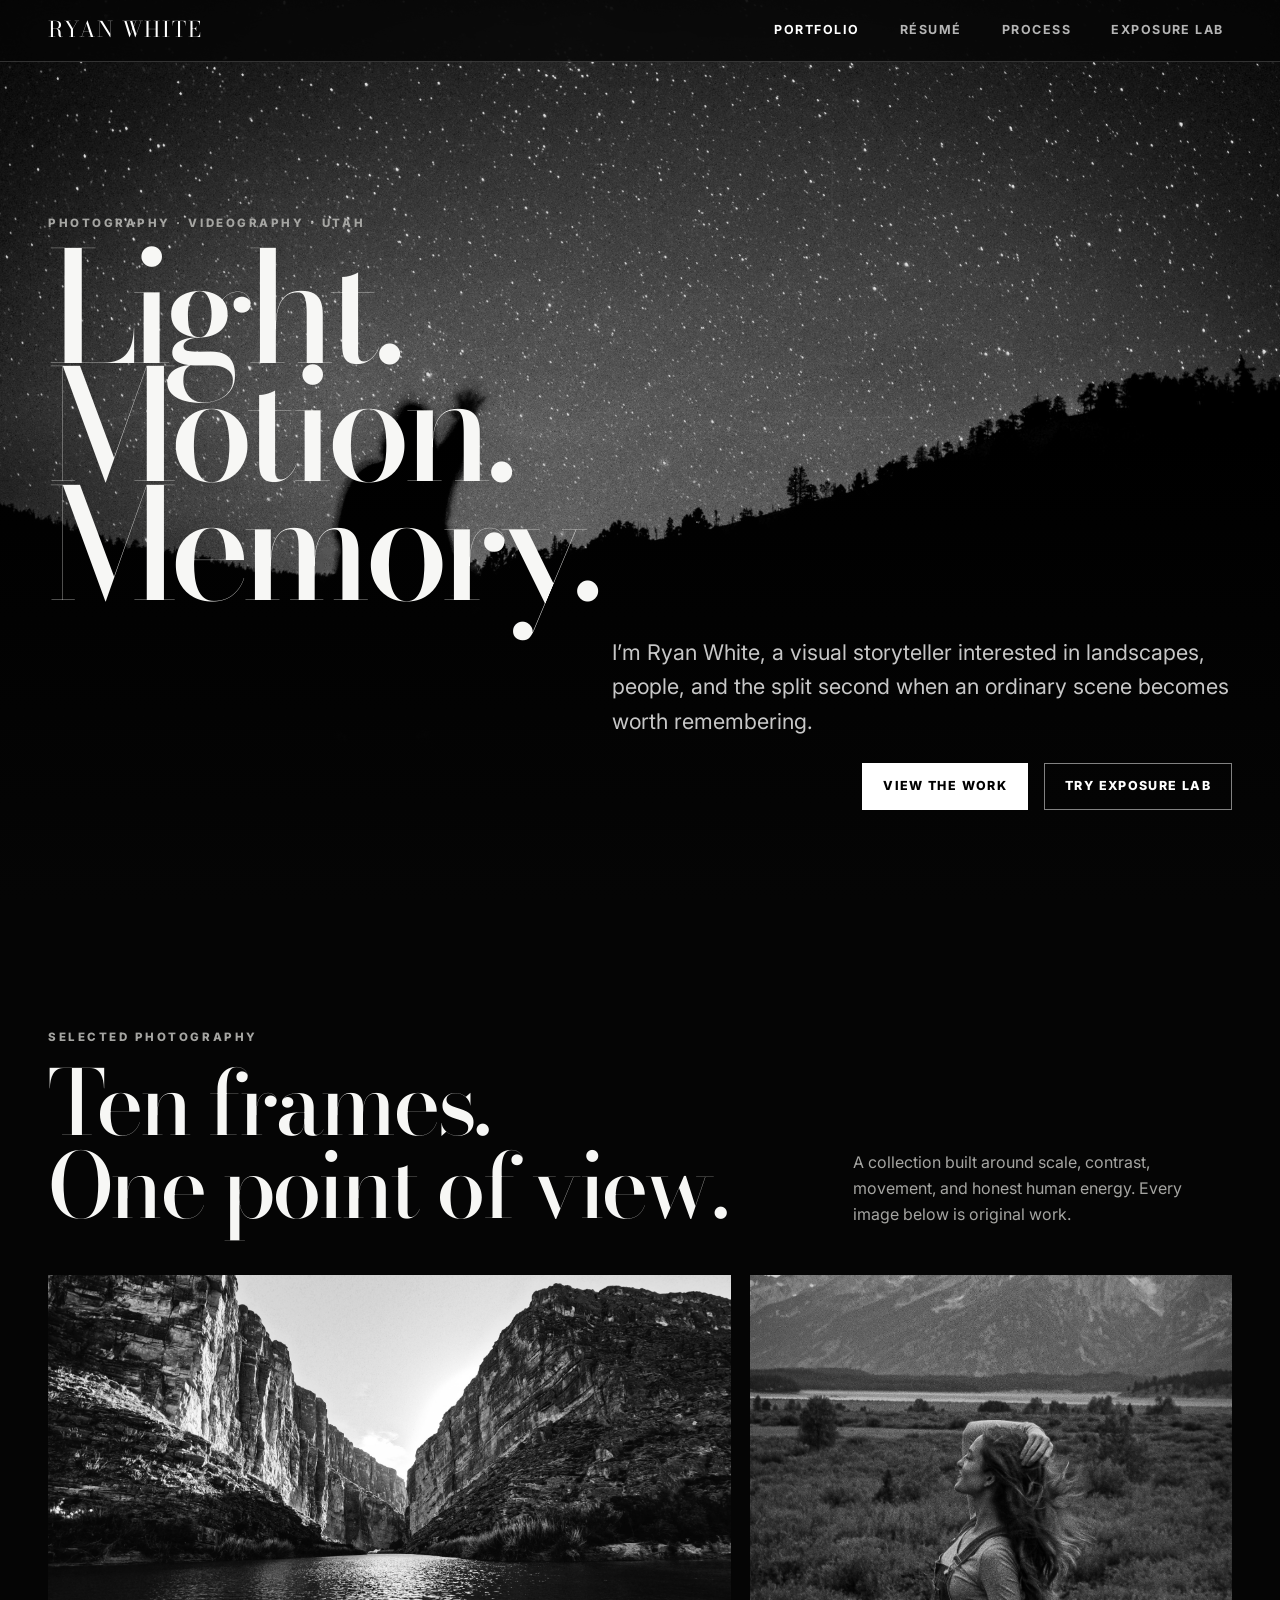
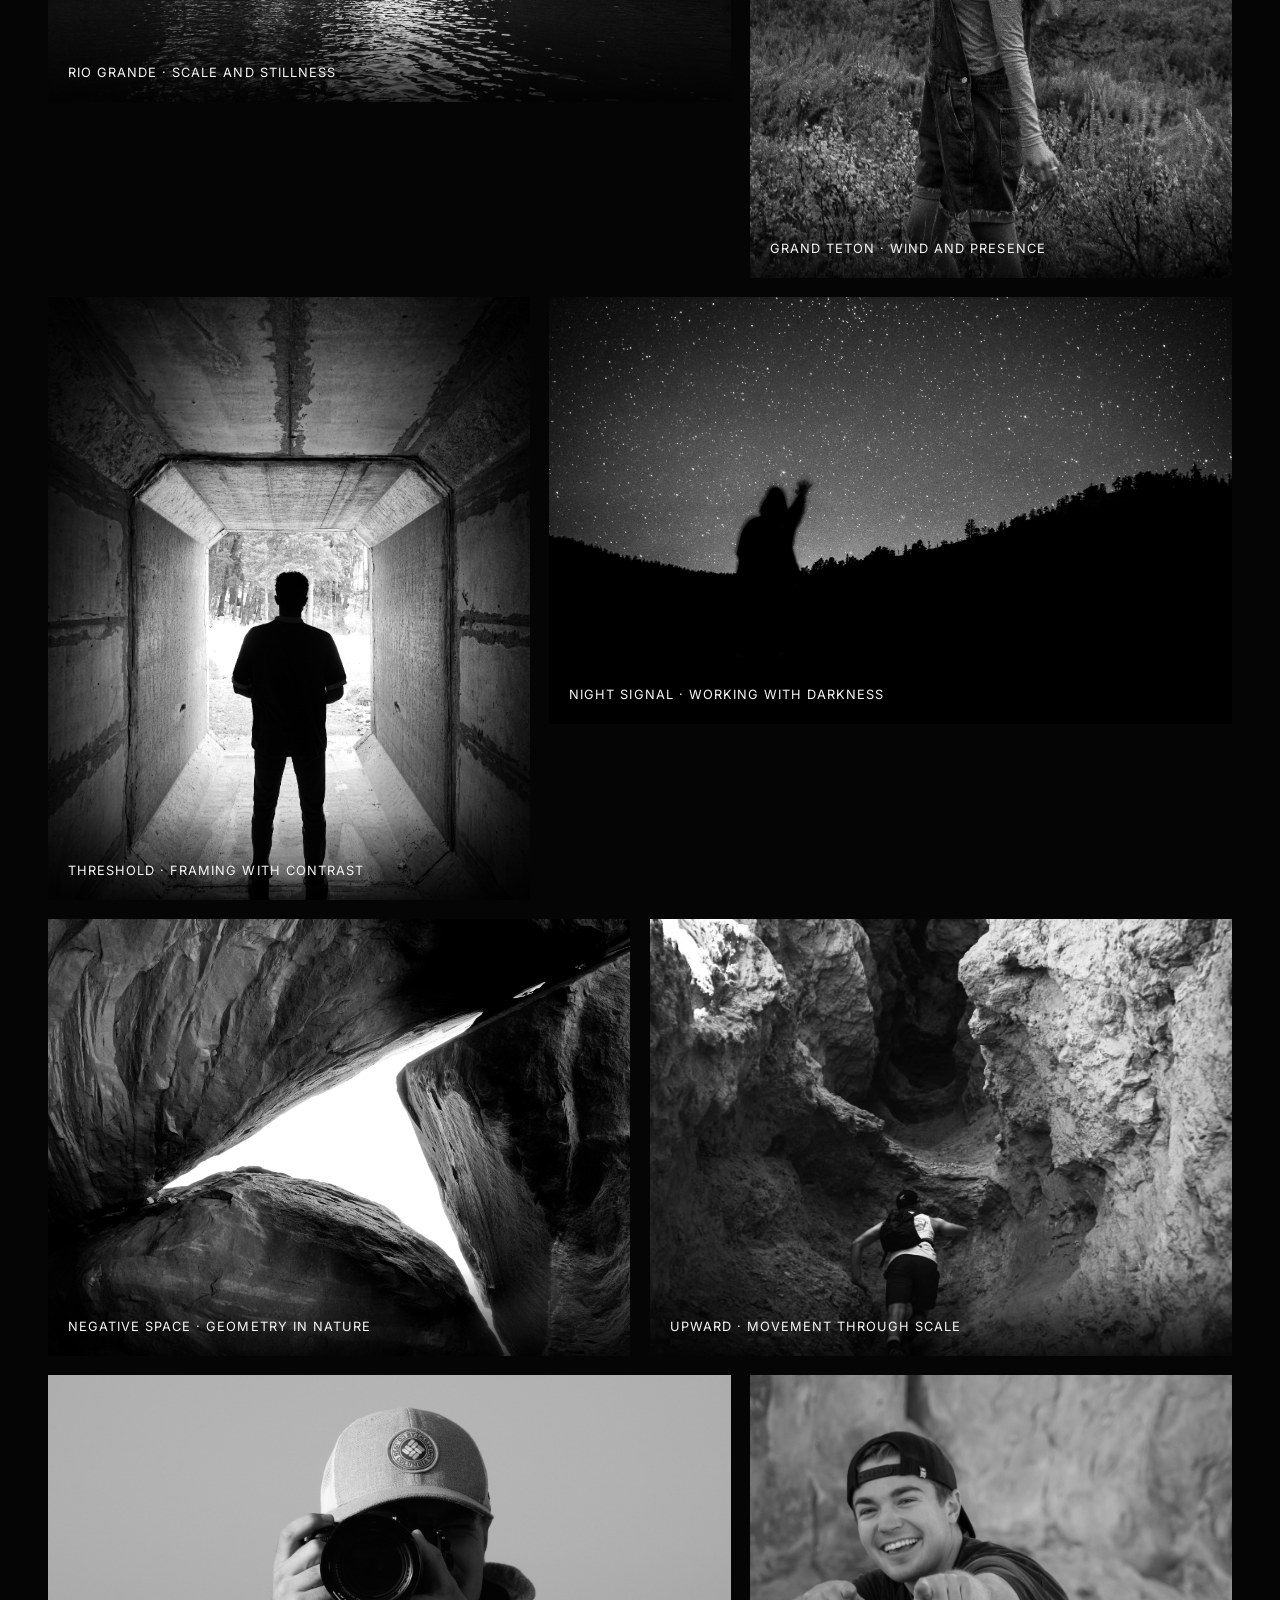
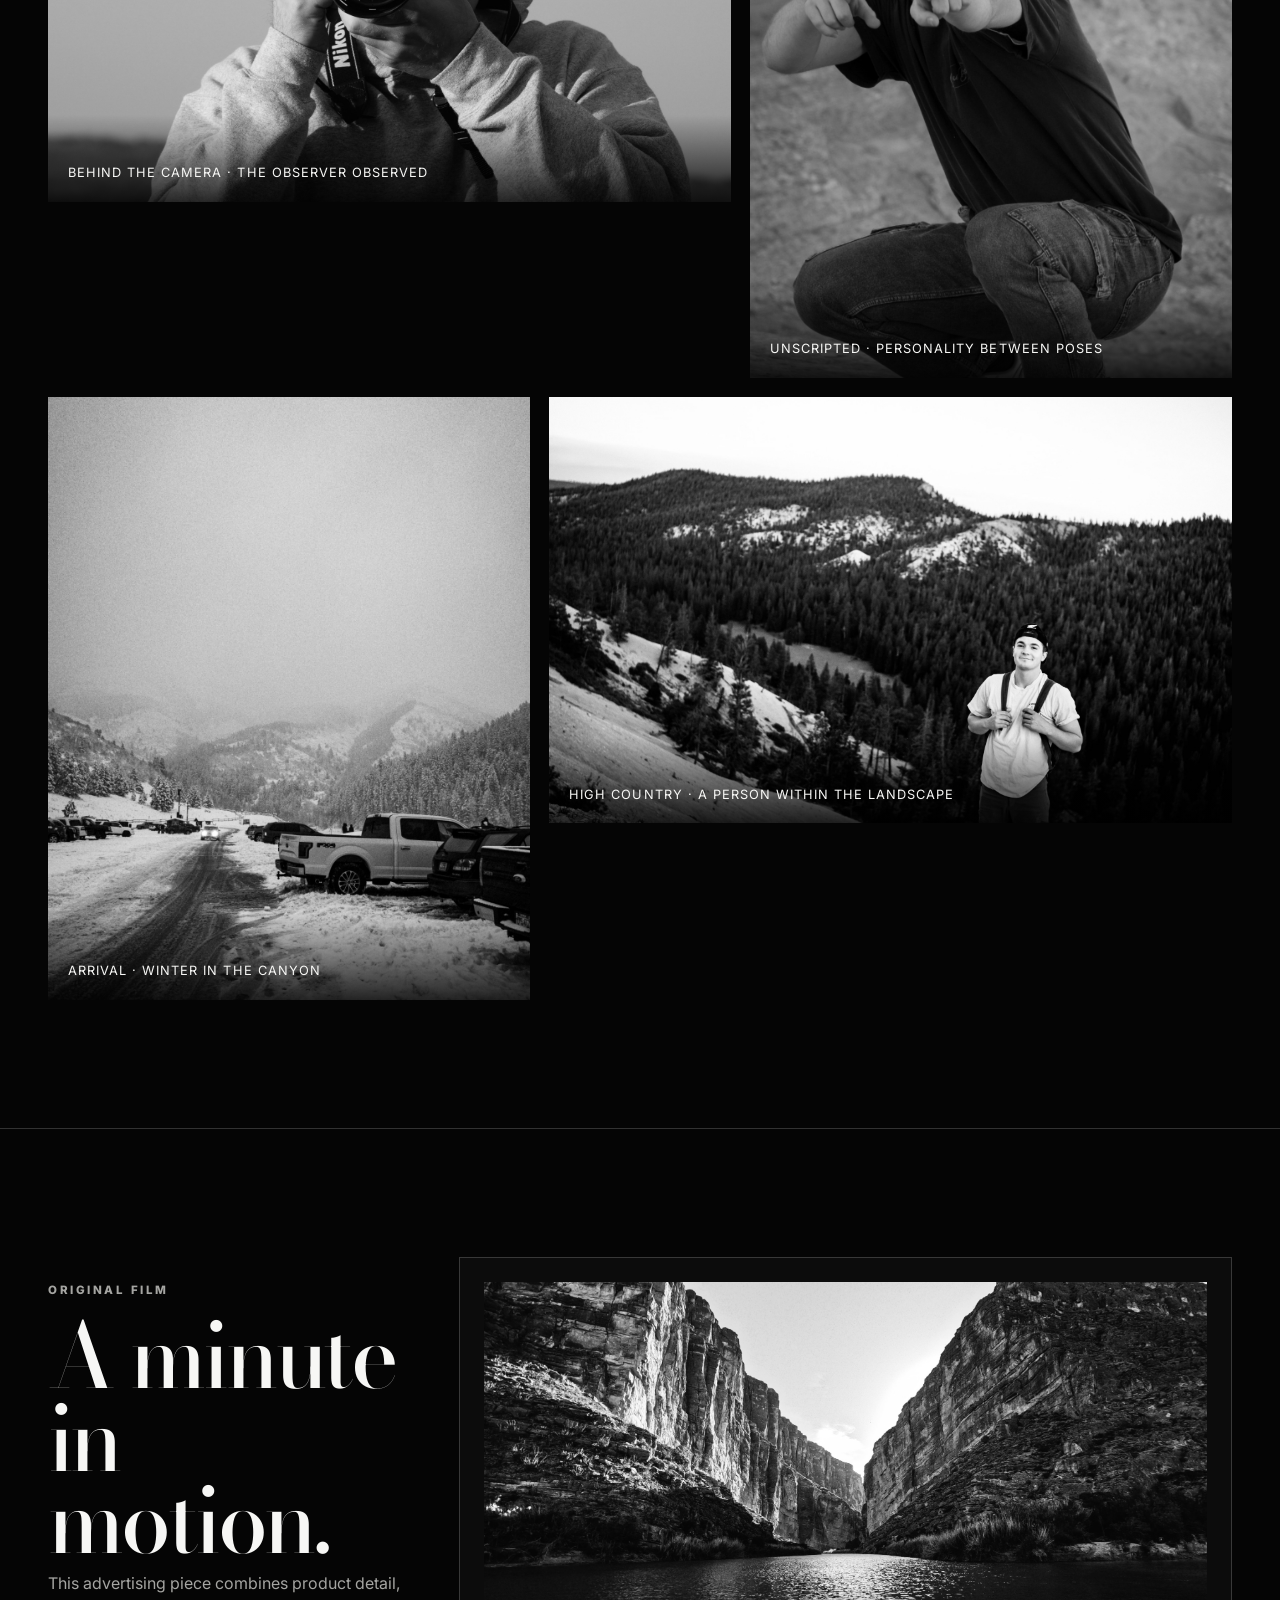
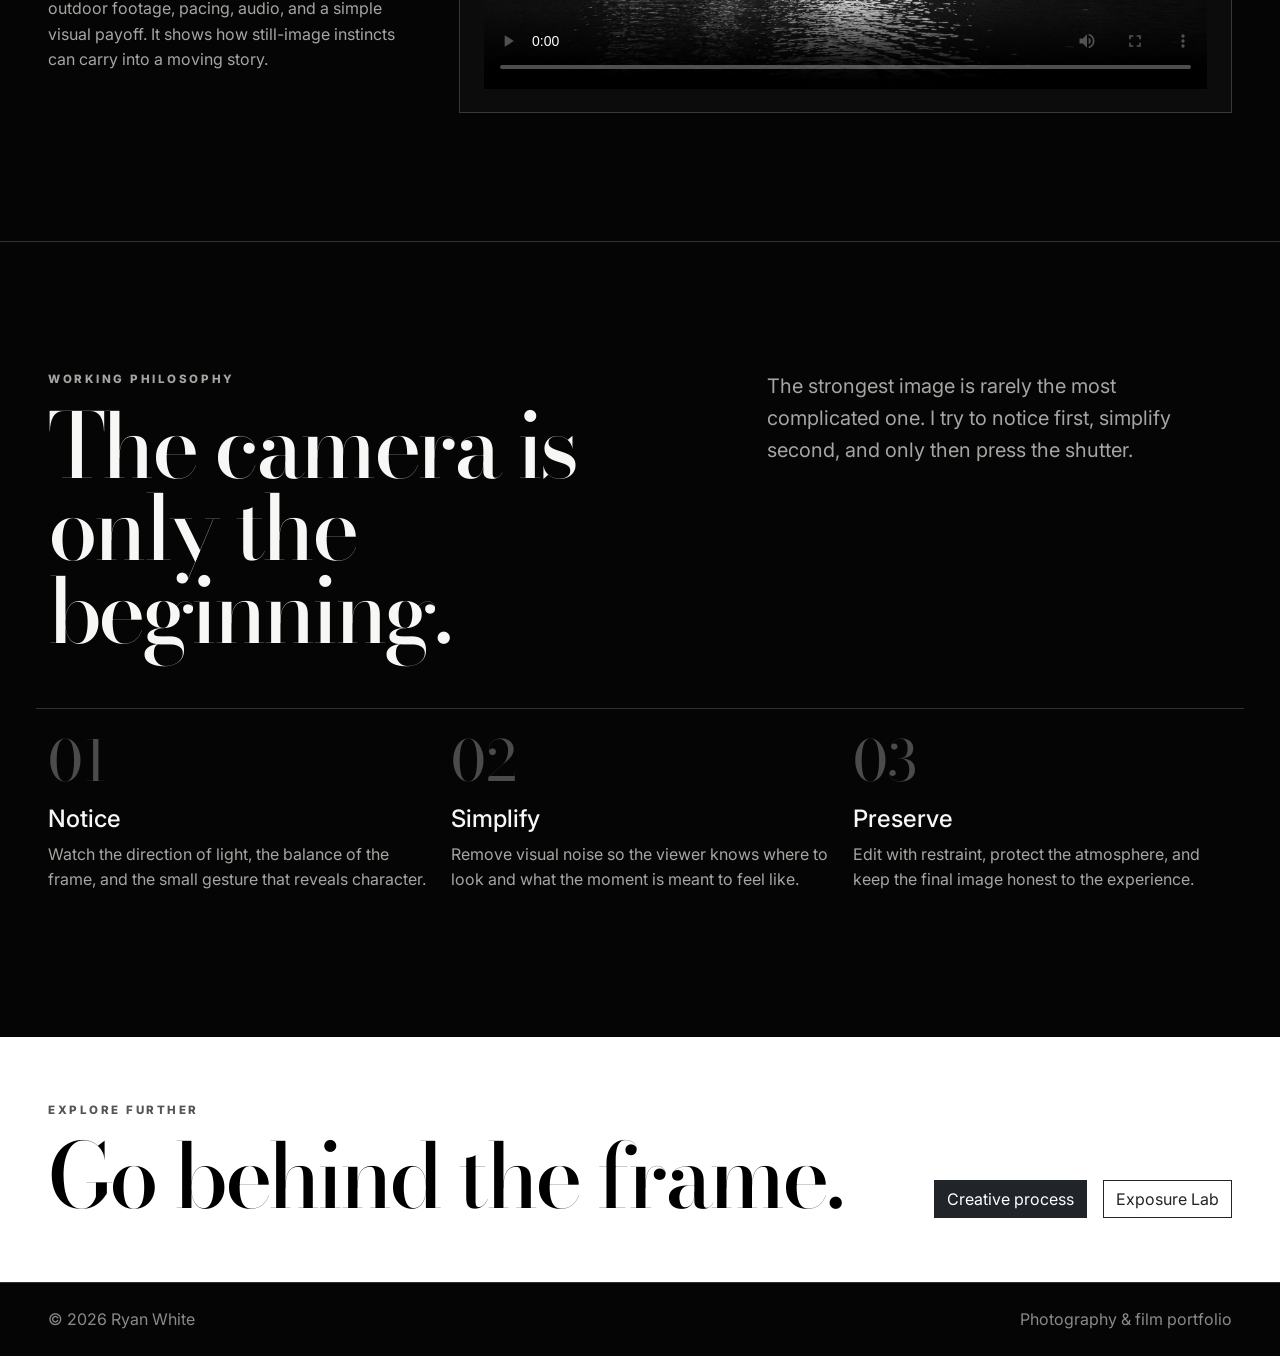
<file: index.html>
<!doctype html>
<html lang="en">
<head>
  <meta charset="utf-8">
  <meta name="viewport" content="width=device-width, initial-scale=1">
  <meta name="description" content="Ryan White's black-and-white photography and videography portfolio.">
  <title>Ryan White | Photography & Film</title>
  <link rel="preconnect" href="https://fonts.googleapis.com">
  <link rel="preconnect" href="https://fonts.gstatic.com" crossorigin>
  <link href="https://fonts.googleapis.com/css2?family=Bodoni+Moda:opsz,wght@6..96,500;6..96,600&family=Inter:wght@400;600;800&display=swap" rel="stylesheet">
  <link href="https://cdn.jsdelivr.net/npm/bootstrap@5.3.3/dist/css/bootstrap.min.css" rel="stylesheet">
  <link rel="stylesheet" href="styles.css">
</head>
<body>
  <a class="skip-link" href="#main-content">Skip to main content</a>
  <nav class="navbar navbar-expand-lg navbar-dark site-nav">
    <div class="container-fluid px-lg-5">
      <a class="navbar-brand" href="index.html">RYAN WHITE</a>
      <button class="navbar-toggler" type="button" data-bs-toggle="collapse" data-bs-target="#mainNav" aria-controls="mainNav" aria-expanded="false" aria-label="Toggle navigation"><span class="navbar-toggler-icon"></span></button>
      <div class="collapse navbar-collapse" id="mainNav">
        <ul class="navbar-nav ms-auto gap-lg-4">
          <li class="nav-item"><a class="nav-link active" href="index.html" aria-current="page">Portfolio</a></li>
          <li class="nav-item"><a class="nav-link" href="resume.html">Résumé</a></li>
          <li class="nav-item"><a class="nav-link" href="scratch.html">Process</a></li>
          <li class="nav-item"><a class="nav-link" href="app.html">Exposure Lab</a></li>
        </ul>
      </div>
    </div>
  </nav>

  <header class="hero">
    <div class="container-fluid px-lg-5 hero-copy">
      <p class="eyebrow">Photography · Videography · Utah</p>
      <h1>Light.<br>Motion.<br>Memory.</h1>
      <p class="hero-intro">I’m Ryan White, a visual storyteller interested in landscapes, people, and the split second when an ordinary scene becomes worth remembering.</p>
      <div class="d-flex flex-wrap justify-content-end gap-3 mt-4">
        <a class="btn btn-white" href="#work">View the work</a>
        <a class="btn btn-outline-white" href="app.html">Try Exposure Lab</a>
      </div>
    </div>
  </header>

  <main id="main-content">
    <section class="section-pad" id="work">
      <div class="container-fluid px-lg-5">
        <div class="row g-4 align-items-end mb-5">
          <div class="col-lg-8"><p class="eyebrow">Selected photography</p><h2 class="display-editorial mb-0">Ten frames.<br>One point of view.</h2></div>
          <div class="col-lg-4"><p class="text-soft mb-0">A collection built around scale, contrast, movement, and honest human energy. Every image below is original work.</p></div>
        </div>

        <div class="portfolio-grid">
          <figure class="portfolio-item wide"><img src="canyon-river.jpg" alt="River winding between tall canyon walls" decoding="async"><figcaption>Rio Grande · Scale and stillness</figcaption></figure>
          <figure class="portfolio-item narrow"><img src="teton-portrait.jpg" alt="Woman standing before the Grand Tetons" decoding="async"><figcaption>Grand Teton · Wind and presence</figcaption></figure>

          <figure class="portfolio-item narrow"><img src="tunnel-silhouette.jpg" alt="Silhouette standing in a concrete tunnel" loading="lazy" decoding="async"><figcaption>Threshold · Framing with contrast</figcaption></figure>
          <figure class="portfolio-item wide"><img src="starfield.jpg" alt="Silhouette beneath a dense night sky" loading="lazy" decoding="async"><figcaption>Night Signal · Working with darkness</figcaption></figure>

          <figure class="portfolio-item half"><img src="rock-abstract.jpg" alt="Abstract opening formed by canyon rock" loading="lazy" decoding="async"><figcaption>Negative Space · Geometry in nature</figcaption></figure>
          <figure class="portfolio-item half"><img src="canyon-hike.jpg" alt="Hiker climbing through a narrow canyon" loading="lazy" decoding="async"><figcaption>Upward · Movement through scale</figcaption></figure>

          <figure class="portfolio-item wide"><img src="photographer.jpg" alt="Photographer looking through a camera" loading="lazy" decoding="async"><figcaption>Behind the Camera · The observer observed</figcaption></figure>
          <figure class="portfolio-item narrow"><img src="desert-portrait.jpg" alt="Laughing portrait in a desert setting" loading="lazy" decoding="async"><figcaption>Unscripted · Personality between poses</figcaption></figure>

          <figure class="portfolio-item narrow"><img class="top" src="winter-road.jpg" alt="Snow-covered mountain road and parked vehicles" loading="lazy" decoding="async"><figcaption>Arrival · Winter in the canyon</figcaption></figure>
          <figure class="portfolio-item wide"><img class="low" src="mountain-portrait.jpg" alt="Hiker standing above a mountain valley" loading="lazy" decoding="async"><figcaption>High Country · A person within the landscape</figcaption></figure>
        </div>
      </div>
    </section>

    <section class="section-pad section-line" id="film">
      <div class="container-fluid px-lg-5">
        <div class="row g-5 align-items-center">
          <div class="col-lg-4">
            <p class="eyebrow">Original film</p>
            <h2 class="display-editorial">A minute in motion.</h2>
            <p class="text-soft">This advertising piece combines product detail, outdoor footage, pacing, audio, and a simple visual payoff. It shows how still-image instincts can carry into a moving story.</p>
          </div>
          <div class="col-lg-8">
            <div class="film-shell">
              <video controls preload="metadata" poster="canyon-river.jpg">
                <source src="adventure-film.mp4" type="video/mp4">
                Your browser does not support embedded video.
              </video>
            </div>
          </div>
        </div>
      </div>
    </section>

    <section class="section-pad section-line">
      <div class="container-fluid px-lg-5">
        <div class="row g-5 mb-5">
          <div class="col-lg-7"><p class="eyebrow">Working philosophy</p><h2 class="display-editorial">The camera is only the beginning.</h2></div>
          <div class="col-lg-5"><p class="text-soft fs-5">The strongest image is rarely the most complicated one. I try to notice first, simplify second, and only then press the shutter.</p></div>
        </div>
        <div class="row g-4">
          <div class="col-md-4 manifesto-item"><div class="manifesto-number">01</div><h3 class="h4 mt-3">Notice</h3><p class="text-soft">Watch the direction of light, the balance of the frame, and the small gesture that reveals character.</p></div>
          <div class="col-md-4 manifesto-item"><div class="manifesto-number">02</div><h3 class="h4 mt-3">Simplify</h3><p class="text-soft">Remove visual noise so the viewer knows where to look and what the moment is meant to feel like.</p></div>
          <div class="col-md-4 manifesto-item"><div class="manifesto-number">03</div><h3 class="h4 mt-3">Preserve</h3><p class="text-soft">Edit with restraint, protect the atmosphere, and keep the final image honest to the experience.</p></div>
        </div>
      </div>
    </section>

    <section class="contact-strip">
      <div class="container-fluid px-lg-5 d-lg-flex justify-content-between align-items-end gap-5">
        <div><p class="eyebrow">Explore further</p><h2 class="display-editorial mb-0">Go behind the frame.</h2></div>
        <div class="d-flex flex-wrap gap-3 mt-4 mt-lg-0">
          <a class="btn btn-dark rounded-0" href="scratch.html">Creative process</a>
          <a class="btn btn-outline-dark rounded-0" href="app.html">Exposure Lab</a>
        </div>
      </div>
    </section>
  </main>

  <footer class="py-4">
    <div class="container-fluid px-lg-5 d-flex flex-wrap justify-content-between gap-2">
      <span>© 2026 Ryan White</span><span>Photography & film portfolio</span>
    </div>
  </footer>
  <script src="https://cdn.jsdelivr.net/npm/bootstrap@5.3.3/dist/js/bootstrap.bundle.min.js"></script>
</body>
</html>
</file>
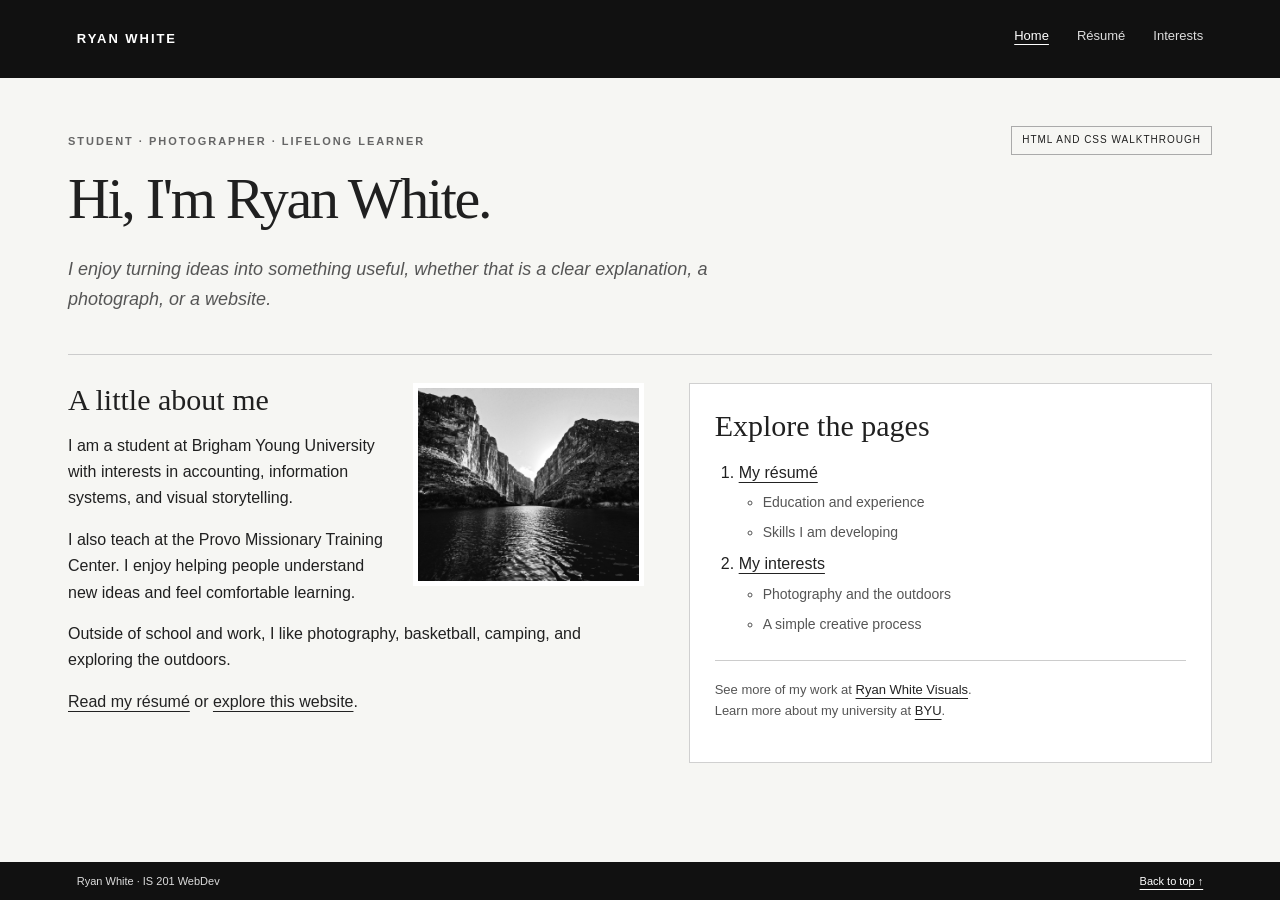
<file: walkthrough/index.html>
<!DOCTYPE html>
<html lang="en">
<head>
  <meta charset="utf-8">
  <meta name="viewport" content="width=device-width, initial-scale=1">
  <meta name="description" content="Ryan White's HTML and CSS walkthrough website.">
  <title>Ryan White | WebDev Walkthrough</title>
  <link rel="stylesheet" href="css/styles.css">
  <!-- An internal rule supplements the shared external stylesheet. -->
  <style>.welcome-line { font-style: italic; }</style>
</head>
<body id="top">
  <header class="site-header">
    <a class="brand" href="index.html" title="Ryan White walkthrough home">RYAN WHITE</a>
    <nav aria-label="Main navigation"><ul><li><a href="index.html" aria-current="page">Home</a></li><li><a href="pages/resume.html">Résumé</a></li><li><a href="pages/interests.html">Interests</a></li></ul></nav>
  </header>
  <main>
    <section class="intro">
      <span class="page-tag">HTML and CSS walkthrough</span>
      <div class="eyebrow">Student · Photographer · Lifelong learner</div>
      <h1>Hi, I'm Ryan White.</h1>
      <p class="lead welcome-line">I enjoy turning ideas into something useful, whether that is a clear explanation, a photograph, or a website.</p>
    </section>
    <div class="columns">
      <section class="story" id="about">
        <img class="story-photo" src="../canyon-river.jpg" alt="River winding through tall canyon walls" width="900" height="1200">
        <h2>A little about me</h2>
        <p>I am a student at Brigham Young University with interests in accounting, information systems, and visual storytelling.</p>
        <p>I also teach at the Provo Missionary Training Center. I enjoy helping people understand new ideas and feel comfortable learning.</p>
        <p>Outside of school and work, I like photography, basketball, camping, and exploring the outdoors.</p>
        <p><a href="pages/resume.html" title="Read about my education and experience">Read my résumé</a> or <a href="#explore">explore this website</a>.</p>
      </section>
      <section class="panel" id="explore">
        <h2>Explore the pages</h2>
        <ol>
          <li><a href="pages/resume.html">My résumé</a>
            <ul><li>Education and experience</li><li>Skills I am developing</li></ul>
          </li>
          <li><a href="pages/interests.html">My interests</a>
            <ul><li>Photography and the outdoors</li><li>A simple creative process</li></ul>
          </li>
        </ol>
        <p class="note">See more of my work at <a href="../index.html" target="_blank" rel="noopener" title="Open my photography portfolio in a new tab">Ryan White Visuals</a>.<br>Learn more about my university at <a href="https://www.byu.edu/" target="_blank" rel="noopener">BYU</a>.</p>
      </section>
    </div>
  </main>
  <footer class="site-footer"><span>Ryan White · IS 201 WebDev</span><a href="#top">Back to top ↑</a></footer>
</body>
</html>
</file>
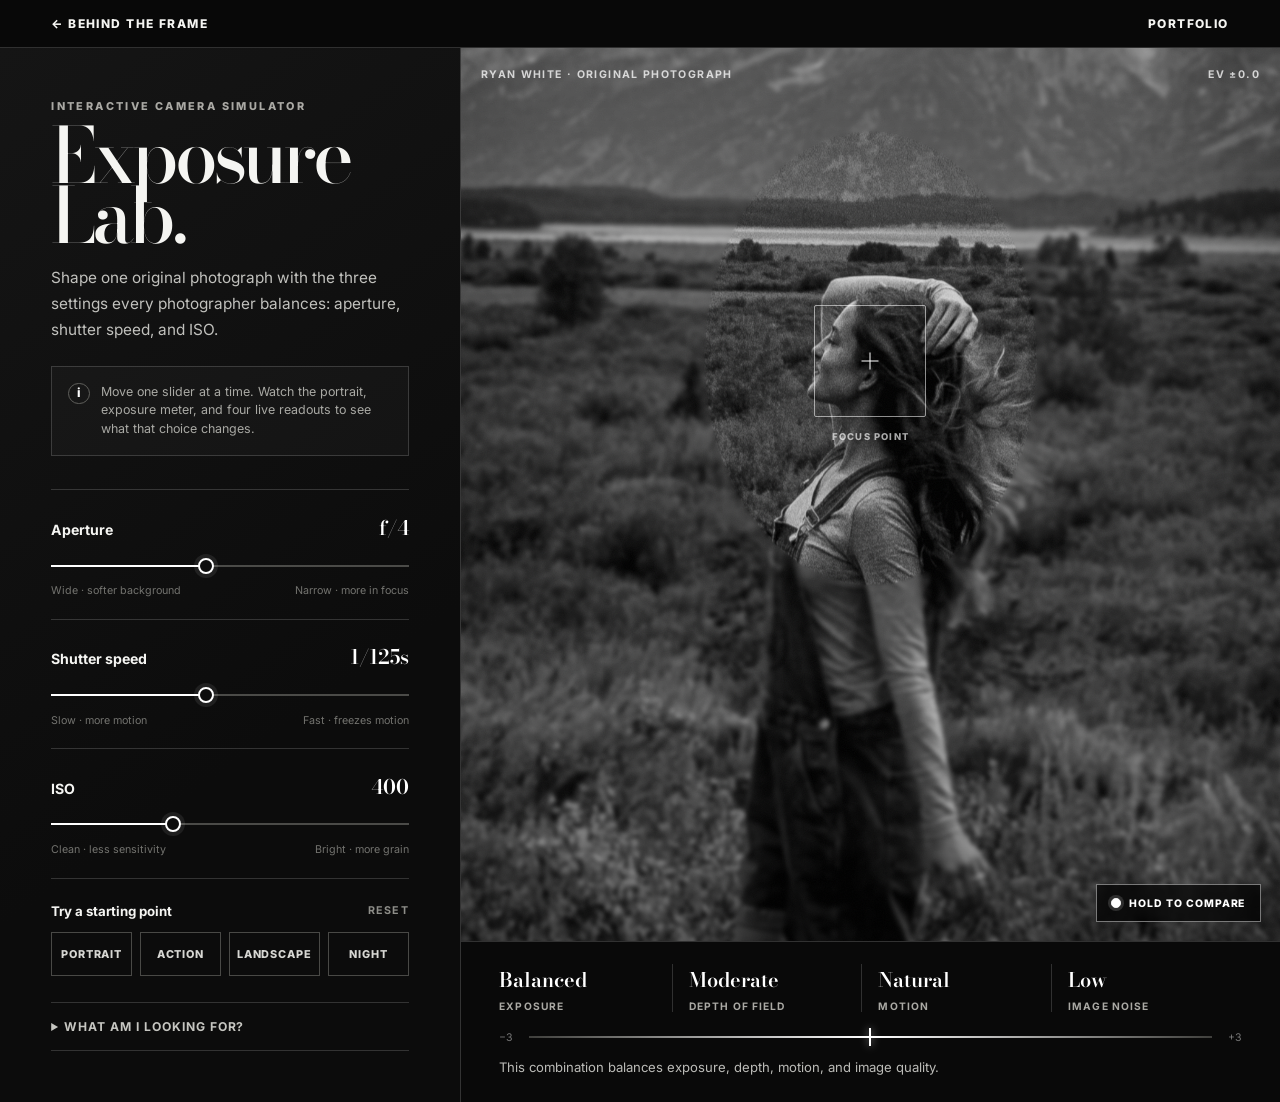
<file: app.html>
<!doctype html>
<html lang="en">
<head>
  <meta charset="utf-8">
  <meta name="viewport" content="width=device-width, initial-scale=1">
  <meta name="description" content="An interactive exposure-triangle simulator using an original Ryan White photograph.">
  <title>Exposure Lab | Ryan White</title>
  <link rel="preconnect" href="https://fonts.googleapis.com">
  <link rel="preconnect" href="https://fonts.gstatic.com" crossorigin>
  <link href="https://fonts.googleapis.com/css2?family=Bodoni+Moda:opsz,wght@6..96,500;6..96,600&amp;family=Inter:wght@400;500;600;800&amp;display=swap" rel="stylesheet">
  <style>
    :root{--black:#050505;--panel:#101010;--white:#f5f5f2;--gray:#aaa9a4;--muted:#73736f;--line:rgba(255,255,255,.16)}
    *{box-sizing:border-box}html{scroll-behavior:smooth}body{margin:0;color:var(--white);background:var(--black);font-family:"Inter",Arial,sans-serif}button,input{font:inherit}
    button:focus-visible,a:focus-visible,input:focus-visible,summary:focus-visible{outline:2px solid white;outline-offset:4px}
    .topbar{position:relative;z-index:20;display:flex;justify-content:space-between;gap:1rem;padding:1rem clamp(1rem,4vw,4rem);border-bottom:1px solid var(--line);background:#080808}
    .topbar a{color:var(--white);font-size:.75rem;font-weight:800;letter-spacing:.12em;text-decoration:none;text-transform:uppercase}.topbar a:hover{color:#c9c9c4}
    .lab{display:grid;grid-template-columns:minmax(360px,.72fr) minmax(0,1.28fr);min-height:calc(100svh - 51px)}
    .controls{position:relative;z-index:5;padding:clamp(2rem,4vw,4.5rem);border-right:1px solid var(--line);background:linear-gradient(145deg,#151515,#0c0c0c 64%)}.controls-inner{max-width:620px;margin:0 auto}
    .kicker{margin:0 0 .8rem;color:var(--gray);font-size:.68rem;font-weight:800;letter-spacing:.22em;text-transform:uppercase}
    h1{max-width:560px;margin:0 0 1.2rem;font-family:"Bodoni Moda",Georgia,serif;font-size:clamp(3.6rem,6vw,7rem);font-weight:500;line-height:.78;letter-spacing:-.055em}
    .intro{max-width:570px;margin:0;color:#c1c1bd;font-size:.96rem;line-height:1.7}
    .learn-note{display:flex;align-items:flex-start;gap:.7rem;margin:1.4rem 0 0;padding:1rem;border:1px solid var(--line);color:#a9a9a4;background:rgba(255,255,255,.025);font-size:.78rem;line-height:1.5}.learn-note span:first-child{display:grid;flex:0 0 1.35rem;height:1.35rem;place-items:center;border:1px solid #60605c;border-radius:50%;color:white;font-weight:800}
    .control-stack{margin-top:2.1rem;border-top:1px solid var(--line)}.control{padding:1.35rem 0;border-bottom:1px solid var(--line)}.control label{display:flex;justify-content:space-between;align-items:baseline;gap:1rem;margin-bottom:.85rem;font-size:.88rem;font-weight:700}.control output{color:white;font-family:"Bodoni Moda",Georgia,serif;font-size:1.25rem;font-weight:600}
    input[type=range]{--fill:43%;width:100%;height:18px;margin:0;appearance:none;background:transparent;cursor:pointer}input[type=range]::-webkit-slider-runnable-track{height:2px;background:linear-gradient(90deg,#fff 0 var(--fill),#4b4b48 var(--fill) 100%)}input[type=range]::-webkit-slider-thumb{width:16px;height:16px;margin-top:-7px;appearance:none;border:2px solid white;border-radius:50%;background:#0d0d0d;box-shadow:0 0 0 4px rgba(255,255,255,.08)}input[type=range]::-moz-range-track{height:2px;background:#4b4b48}input[type=range]::-moz-range-progress{height:2px;background:white}input[type=range]::-moz-range-thumb{width:13px;height:13px;border:2px solid white;border-radius:50%;background:#0d0d0d}.range-notes{display:flex;justify-content:space-between;margin-top:.35rem;color:var(--muted);font-size:.67rem}
    .preset-block{padding-top:1.5rem}.preset-heading{display:flex;justify-content:space-between;align-items:center;gap:1rem;margin-bottom:.85rem}.preset-heading span{font-size:.83rem;font-weight:700}.reset{padding:0;color:#8e8e89;background:none;border:0;cursor:pointer;font-size:.67rem;font-weight:700;letter-spacing:.1em;text-transform:uppercase}.reset:hover{color:white}.preset-row{display:grid;grid-template-columns:repeat(4,1fr);gap:.5rem}.preset{min-height:44px;padding:.65rem .45rem;color:#d7d7d3;background:transparent;border:1px solid #494946;cursor:pointer;font-size:.68rem;font-weight:800;letter-spacing:.08em;text-transform:uppercase;transition:background .2s,color .2s,border-color .2s}.preset:hover,.preset:focus-visible,.preset.active{color:black;background:white;border-color:white}
    .guide{margin-top:1.6rem;border-top:1px solid var(--line);border-bottom:1px solid var(--line)}.guide summary{padding:1rem 0;cursor:pointer;color:#c6c6c1;font-size:.76rem;font-weight:700;letter-spacing:.08em;text-transform:uppercase}.guide p{margin:0 0 1rem;color:#92928e;font-size:.78rem;line-height:1.6}
    .preview-panel{position:relative;display:grid;grid-template-rows:minmax(620px,1fr) auto;min-width:0;background:#080808}.image-stage{position:relative;min-height:620px;overflow:hidden;background:#111;isolation:isolate}.photo-effects{position:absolute;inset:0;overflow:hidden;background:#111}
    .photo-layer{position:absolute;inset:0;width:100%;height:100%;filter:grayscale(1);will-change:filter,transform,opacity}.backdrop-layer{z-index:0;object-fit:cover;object-position:center 41%;opacity:.52;transform:scale(1.1);filter:grayscale(1) brightness(.45) blur(18px)}.base-layer,.focus-layer,.motion-ghost{z-index:1;object-fit:cover;object-position:center 41%;transform:scale(1.015)}.focus-layer{z-index:2;clip-path:ellipse(20% 25% at 50% 35%)}.motion-ghost{z-index:3;opacity:0;mix-blend-mode:screen}.grain{position:absolute;z-index:4;inset:0;pointer-events:none;opacity:0;mix-blend-mode:screen;background-image:url("data:image/svg+xml,%3Csvg viewBox='0 0 180 180' xmlns='http://www.w3.org/2000/svg'%3E%3Cfilter id='n'%3E%3CfeTurbulence type='fractalNoise' baseFrequency='.9' numOctaves='4' stitchTiles='stitch'/%3E%3C/filter%3E%3Crect width='100%25' height='100%25' filter='url(%23n)' opacity='.52'/%3E%3C/svg%3E");background-size:180px 180px}
    .image-stage::after{content:"";position:absolute;z-index:5;inset:0;pointer-events:none;background:linear-gradient(180deg,rgba(0,0,0,.12),transparent 22%,transparent 68%,rgba(0,0,0,.34))}
    .frame-label{position:absolute;z-index:8;inset:1.25rem 1.25rem auto;display:flex;justify-content:space-between;gap:1rem;color:rgba(255,255,255,.78);font-size:.66rem;font-weight:700;letter-spacing:.13em;text-transform:uppercase}
    .focus-brackets{position:absolute;z-index:8;left:50%;top:35%;width:112px;height:112px;transform:translate(-50%,-50%);border:1px solid rgba(255,255,255,.55);border-radius:2px;box-shadow:0 0 0 9999px rgba(0,0,0,.02)}.focus-brackets::before,.focus-brackets::after{content:"";position:absolute;left:50%;top:50%;background:white;transform:translate(-50%,-50%)}.focus-brackets::before{width:17px;height:1px}.focus-brackets::after{width:1px;height:17px}.focus-caption{position:absolute;z-index:8;left:50%;top:calc(35% + 70px);transform:translateX(-50%);color:rgba(255,255,255,.65);font-size:.59rem;font-weight:800;letter-spacing:.13em;text-transform:uppercase;white-space:nowrap}
    .original-toggle{position:absolute;z-index:9;right:1.2rem;bottom:1.2rem;display:flex;align-items:center;gap:.55rem;padding:.72rem .9rem;color:white;background:rgba(0,0,0,.7);border:1px solid rgba(255,255,255,.45);cursor:pointer;font-size:.65rem;font-weight:800;letter-spacing:.09em;text-transform:uppercase;backdrop-filter:blur(8px)}.original-toggle::before{content:"";width:.48rem;height:.48rem;border:1px solid white;border-radius:50%;background:white;box-shadow:0 0 0 3px rgba(255,255,255,.14)}.original-toggle:hover{color:black;background:white}.original-toggle:hover::before{border-color:black;background:black}
    .readout-panel{position:relative;z-index:10;padding:1.35rem clamp(1rem,3vw,2.5rem) 1.5rem;border-top:1px solid var(--line);background:#090909}.readouts{display:grid;grid-template-columns:repeat(4,1fr);gap:1rem}.reading{padding-right:1rem;border-right:1px solid var(--line);color:var(--gray);font-size:.64rem;font-weight:700;letter-spacing:.11em;text-transform:uppercase}.reading:last-child{border:0}.reading strong{display:block;margin-bottom:.3rem;color:white;font-family:"Bodoni Moda",Georgia,serif;font-size:1.25rem;font-weight:600;letter-spacing:0;text-transform:none}.meter-wrap{display:grid;grid-template-columns:auto 1fr auto;align-items:center;gap:1rem;margin-top:1.2rem;color:#777;font-size:.66rem}.meter{position:relative;height:2px;background:linear-gradient(90deg,#3f3f3c,#fff,#3f3f3c)}.meter::before{content:"";position:absolute;left:50%;top:-4px;width:1px;height:10px;background:#767672}.meter-needle{position:absolute;top:50%;left:50%;width:2px;height:18px;background:white;box-shadow:0 0 8px rgba(255,255,255,.7);transform:translate(-50%,-50%);transition:left .2s ease}.tip{margin:.9rem 0 0;color:#bcbcb8;font-size:.82rem;line-height:1.5}
    @media(max-width:1100px){.lab{grid-template-columns:minmax(330px,.8fr) 1.2fr}.controls{padding:2.5rem}.preview-panel{grid-template-rows:minmax(570px,1fr) auto}.image-stage{min-height:570px}}
    @media(max-width:900px){.lab{grid-template-columns:1fr}.controls{border-right:0;border-bottom:1px solid var(--line)}.controls-inner{max-width:720px}.preview-panel{grid-template-rows:minmax(720px,78svh) auto}.image-stage{min-height:720px}}
    @media(max-width:600px){.topbar{padding:.9rem 1rem}.topbar a{font-size:.65rem}.controls{padding:2.25rem 1.25rem}.preset-row{grid-template-columns:repeat(2,1fr)}.preview-panel{grid-template-rows:minmax(560px,72svh) auto}.image-stage{min-height:560px}.frame-label{inset:.9rem .9rem auto;font-size:.56rem}.frame-label span:first-child{max-width:58%}.focus-brackets{width:88px;height:88px}.focus-caption{top:calc(35% + 56px)}.original-toggle{right:.8rem;bottom:.8rem}.readouts{grid-template-columns:repeat(2,1fr);gap:1rem 0}.reading:nth-child(2){border-right:0}.reading:nth-child(3),.reading:nth-child(4){padding-top:.9rem;border-top:1px solid var(--line)}.reading strong{font-size:1.1rem}}
    @media(prefers-reduced-motion:reduce){html{scroll-behavior:auto}*,*::before,*::after{transition:none!important}}
  </style>
</head>
<body>
  <nav class="topbar" aria-label="Exposure Lab navigation"><a href="scratch.html">← Behind the frame</a><a href="index.html">Portfolio</a></nav>
  <main class="lab">
    <section class="controls"><div class="controls-inner">
      <p class="kicker">Interactive camera simulator</p><h1>Exposure<br>Lab.</h1>
      <p class="intro">Shape one original photograph with the three settings every photographer balances: aperture, shutter speed, and ISO.</p>
      <div class="learn-note"><span>i</span><span>Move one slider at a time. Watch the portrait, exposure meter, and four live readouts to see what that choice changes.</span></div>
      <div class="control-stack">
        <div class="control"><label for="aperture"><span>Aperture</span><output id="apertureOut" for="aperture">f/4</output></label><input id="aperture" type="range" min="0" max="7" value="3" step="1" aria-describedby="apertureNotes"><div class="range-notes" id="apertureNotes"><span>Wide · softer background</span><span>Narrow · more in focus</span></div></div>
        <div class="control"><label for="shutter"><span>Shutter speed</span><output id="shutterOut" for="shutter">1/125s</output></label><input id="shutter" type="range" min="0" max="7" value="3" step="1" aria-describedby="shutterNotes"><div class="range-notes" id="shutterNotes"><span>Slow · more motion</span><span>Fast · freezes motion</span></div></div>
        <div class="control"><label for="iso"><span>ISO</span><output id="isoOut" for="iso">400</output></label><input id="iso" type="range" min="0" max="6" value="2" step="1" aria-describedby="isoNotes"><div class="range-notes" id="isoNotes"><span>Clean · less sensitivity</span><span>Bright · more grain</span></div></div>
      </div>
      <div class="preset-block"><div class="preset-heading"><span>Try a starting point</span><button class="reset" id="reset" type="button">Reset</button></div><div class="preset-row" aria-label="Exposure presets"><button class="preset" type="button" data-preset="portrait">Portrait</button><button class="preset" type="button" data-preset="action">Action</button><button class="preset" type="button" data-preset="landscape">Landscape</button><button class="preset" type="button" data-preset="night">Night</button></div></div>
      <details class="guide"><summary>What am I looking for?</summary><p>Aperture changes depth of field, shutter speed changes motion, and ISO trades a brighter image for more visible grain. The exposure meter shows how those choices combine.</p></details>
    </div></section>
    <section class="preview-panel" aria-label="Interactive photograph preview">
      <div class="image-stage">
        <div class="photo-effects" id="photoEffects"><img class="photo-layer backdrop-layer" id="backdropPhoto" src="teton-portrait.jpg" alt=""><img class="photo-layer base-layer" id="basePhoto" src="teton-portrait.jpg" alt="Original Grand Teton portrait used for the exposure simulation"><img class="photo-layer focus-layer" id="focusPhoto" src="teton-portrait.jpg" alt=""><img class="photo-layer motion-ghost" id="motionGhost" src="teton-portrait.jpg" alt=""><div class="grain" id="grain"></div></div>
        <div class="frame-label"><span>Ryan White · Original photograph</span><span id="evLabel">EV ±0.0</span></div><div class="focus-brackets" aria-hidden="true"></div><div class="focus-caption" aria-hidden="true">Focus point</div><button class="original-toggle" id="originalToggle" type="button">Hold to compare</button>
      </div>
      <div class="readout-panel" aria-live="polite"><div class="readouts"><div class="reading"><strong id="exposureText">Balanced</strong>Exposure</div><div class="reading"><strong id="depthText">Moderate</strong>Depth of field</div><div class="reading"><strong id="motionText">Natural</strong>Motion</div><div class="reading"><strong id="noiseText">Low</strong>Image noise</div></div><div class="meter-wrap" aria-label="Exposure meter from negative three to positive three"><span>−3</span><div class="meter"><span class="meter-needle" id="meterNeedle"></span></div><span>+3</span></div><p class="tip" id="tip">This combination balances exposure, depth, motion, and image quality.</p></div>
    </section>
  </main>
  <script>
    const apertures=[1.4,2,2.8,4,5.6,8,11,16];
    const shutters=['1/15','1/30','1/60','1/125','1/250','1/500','1/1000','1/2000'];
    const isos=[100,200,400,800,1600,3200,6400];
    const aperture=document.querySelector('#aperture'),shutter=document.querySelector('#shutter'),iso=document.querySelector('#iso');
    const backdropPhoto=document.querySelector('#backdropPhoto'),basePhoto=document.querySelector('#basePhoto'),focusPhoto=document.querySelector('#focusPhoto'),motionGhost=document.querySelector('#motionGhost'),grain=document.querySelector('#grain'),originalToggle=document.querySelector('#originalToggle');
    const presets={portrait:[1,4,1],action:[2,6,3],landscape:[6,3,1],night:[1,1,5]},defaults=[3,3,2];let showingOriginal=false;
    const setText=(selector,value)=>document.querySelector(selector).textContent=value,clamp=(value,min,max)=>Math.max(min,Math.min(max,value));
    const setSliderFill=control=>control.style.setProperty('--fill',`${(Number(control.value)-Number(control.min))/(Number(control.max)-Number(control.min))*100}%`);
    function render(){
      const ai=Number(aperture.value),si=Number(shutter.value),ii=Number(iso.value);[aperture,shutter,iso].forEach(setSliderFill);setText('#apertureOut',`f/${apertures[ai]}`);setText('#shutterOut',`${shutters[si]}s`);setText('#isoOut',isos[ii]);
      const ev=(3-ai)+(3-si)+(ii-2),visualBrightness=clamp(Math.pow(2,ev*.27),.34,2.15),depthBlur=Math.max(0,(4-ai)*1.9),motionBlur=Math.max(0,(3-si)*1.15),grainAmount=Math.max(0,(ii-1)*.085),shared=`grayscale(1) brightness(${visualBrightness}) contrast(${1+ii*.025})`;
      if(!showingOriginal){backdropPhoto.style.filter=`grayscale(1) brightness(${clamp(visualBrightness*.48,.2,.9)}) contrast(1.1) blur(18px)`;basePhoto.style.filter=`${shared} blur(${depthBlur+motionBlur}px)`;focusPhoto.style.filter=`${shared} blur(${motionBlur}px)`;motionGhost.style.filter=`${shared} blur(${motionBlur+1}px)`;motionGhost.style.opacity=String(clamp((3-si)*.1,0,.3));motionGhost.style.transform=`translateX(${Math.max(0,(3-si)*7)}px) scale(1.015)`;grain.style.opacity=String(grainAmount)}
      const exposure=ev<=-2?'Very dark':ev<-.5?'Underexposed':ev>.5&&ev<2?'Overexposed':ev>=2?'Very bright':'Balanced',depth=ai<=1?'Very shallow':ai<=3?'Moderate':ai<=5?'Deep':'Very deep',motion=si<=1?'Blurred':si<=3?'Natural':si<=5?'Crisp':'Frozen',noise=ii<=2?'Low':ii<=4?'Visible':'Heavy';
      setText('#exposureText',exposure);setText('#depthText',depth);setText('#motionText',motion);setText('#noiseText',noise);setText('#evLabel',`EV ${ev===0?'±':ev>0?'+':''}${ev.toFixed(1)}`);document.querySelector('#meterNeedle').style.left=`${clamp(50+ev*8,3,97)}%`;
      const tips=[];if(ai<=1)tips.push('A wide aperture separates the subject from the mountains, but focus must be precise.');if(ai>=5)tips.push('A narrow aperture keeps more of the landscape sharp.');if(si<=1)tips.push('A slow shutter introduces visible motion blur.');if(si>=6)tips.push('A fast shutter freezes movement but admits less light.');if(ii>=5)tips.push('High ISO restores brightness at the cost of stronger grain.');if(!tips.length)tips.push('This combination balances exposure, depth, motion, and image quality.');setText('#tip',tips.join(' '));
      document.querySelectorAll('.preset').forEach(button=>{const values=presets[button.dataset.preset],active=values[0]===ai&&values[1]===si&&values[2]===ii;button.classList.toggle('active',active);button.setAttribute('aria-pressed',String(active))});
    }
    function showOriginal(on){showingOriginal=on;if(on){backdropPhoto.style.filter='grayscale(1) brightness(.45) blur(18px)';basePhoto.style.filter='grayscale(1)';focusPhoto.style.filter='grayscale(1)';motionGhost.style.opacity='0';grain.style.opacity='0';originalToggle.textContent='Showing original'}else{originalToggle.textContent='Hold to compare';render()}}
    function applyValues(values){[aperture.value,shutter.value,iso.value]=values;render()}
    [aperture,shutter,iso].forEach(control=>control.addEventListener('input',render));document.querySelectorAll('.preset').forEach(button=>button.addEventListener('click',()=>applyValues(presets[button.dataset.preset])));document.querySelector('#reset').addEventListener('click',()=>applyValues(defaults));originalToggle.addEventListener('pointerdown',()=>showOriginal(true));originalToggle.addEventListener('pointerup',()=>showOriginal(false));originalToggle.addEventListener('pointercancel',()=>showOriginal(false));originalToggle.addEventListener('pointerleave',()=>showOriginal(false));originalToggle.addEventListener('keydown',event=>{if(event.code==='Space'||event.code==='Enter'){event.preventDefault();showOriginal(true)}});originalToggle.addEventListener('keyup',event=>{if(event.code==='Space'||event.code==='Enter')showOriginal(false)});render();
  </script>
</body>
</html>
</file>
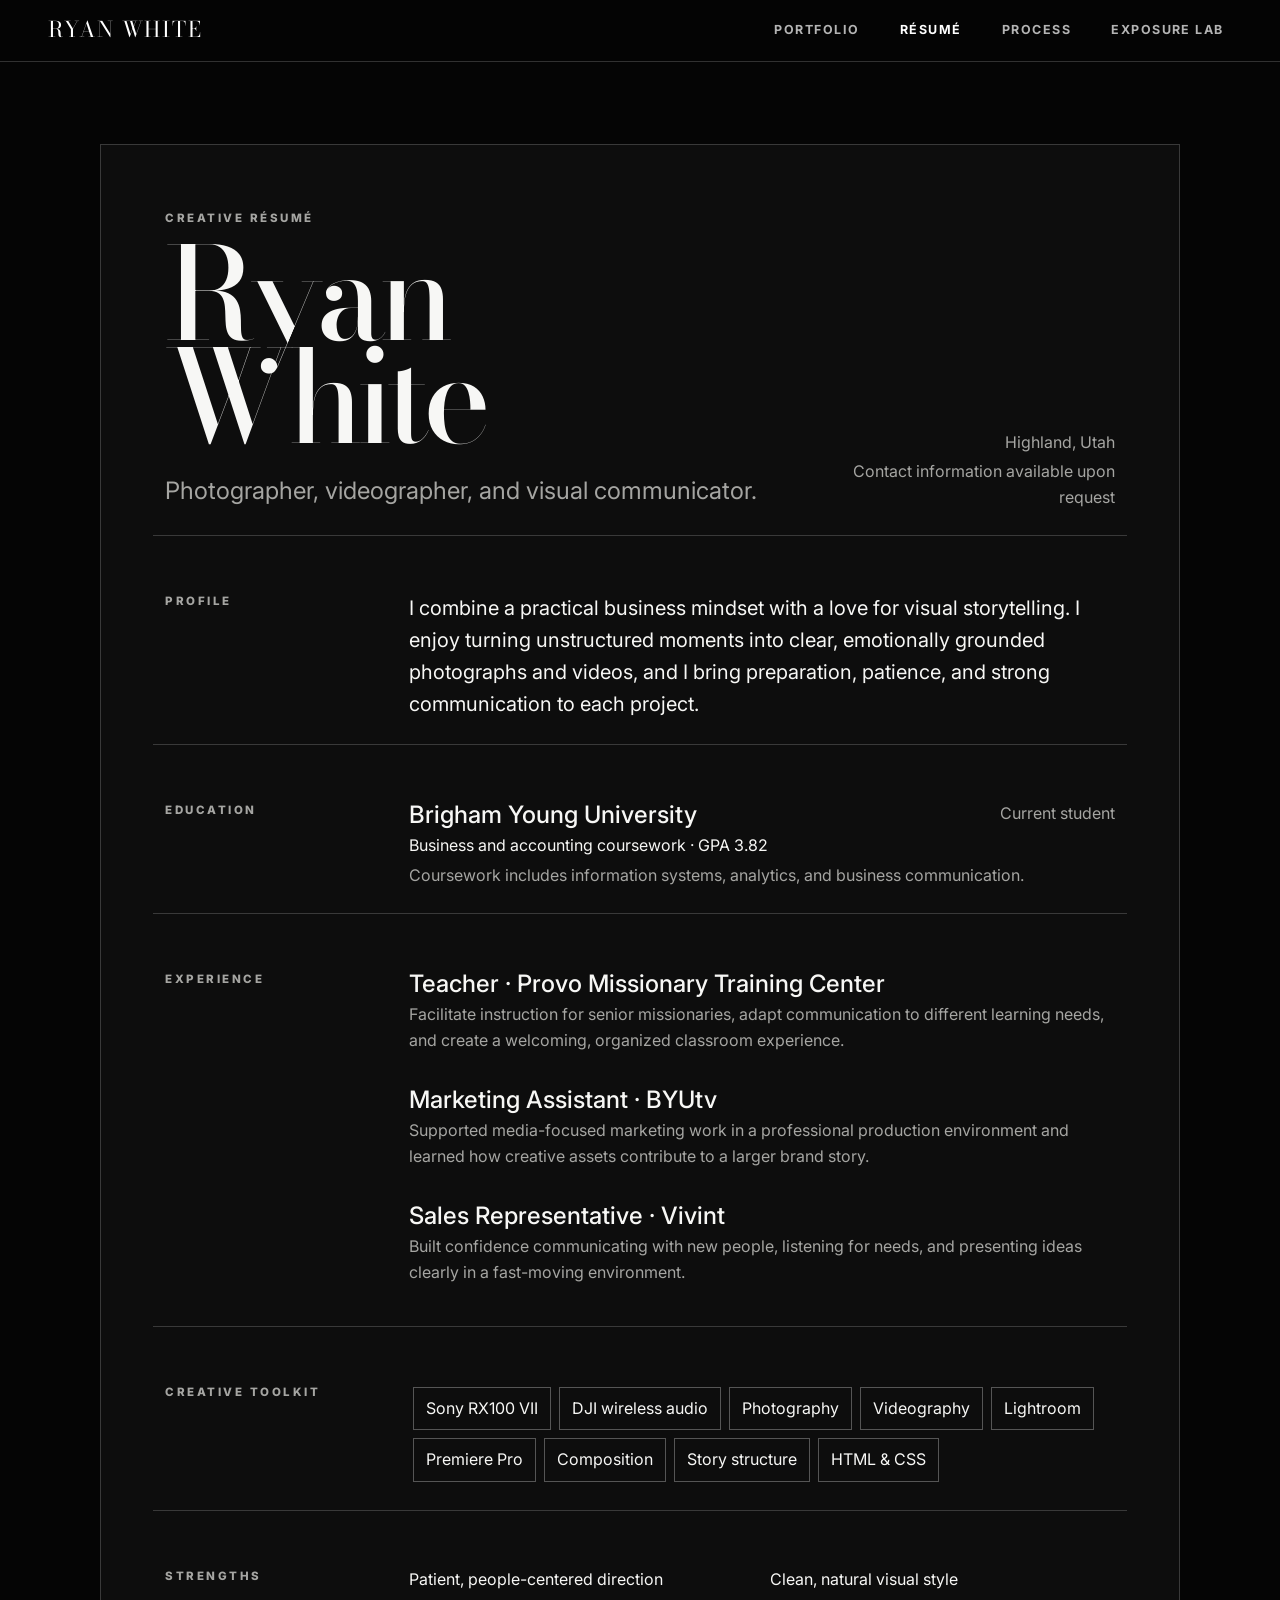
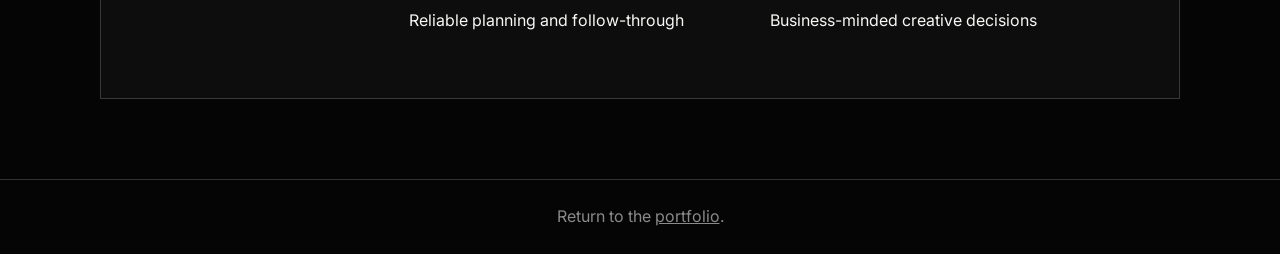
<file: resume.html>
<!doctype html>
<html lang="en">
<head>
  <meta charset="utf-8">
  <meta name="viewport" content="width=device-width, initial-scale=1">
  <title>Résumé | Ryan White</title>
  <link rel="preconnect" href="https://fonts.googleapis.com">
  <link rel="preconnect" href="https://fonts.gstatic.com" crossorigin>
  <link href="https://fonts.googleapis.com/css2?family=Bodoni+Moda:opsz,wght@6..96,500;6..96,600&family=Inter:wght@400;600;800&display=swap" rel="stylesheet">
  <link href="https://cdn.jsdelivr.net/npm/bootstrap@5.3.3/dist/css/bootstrap.min.css" rel="stylesheet">
  <link rel="stylesheet" href="styles.css">
</head>
<body>
  <a class="skip-link" href="#main-content">Skip to main content</a>
  <nav class="navbar navbar-expand-lg navbar-dark site-nav">
    <div class="container-fluid px-lg-5">
      <a class="navbar-brand" href="index.html">RYAN WHITE</a>
      <button class="navbar-toggler" type="button" data-bs-toggle="collapse" data-bs-target="#resumeNav" aria-controls="resumeNav" aria-expanded="false" aria-label="Toggle navigation"><span class="navbar-toggler-icon"></span></button>
      <div class="collapse navbar-collapse" id="resumeNav">
        <ul class="navbar-nav ms-auto gap-lg-4">
          <li class="nav-item"><a class="nav-link" href="index.html">Portfolio</a></li>
          <li class="nav-item"><a class="nav-link active" href="resume.html" aria-current="page">Résumé</a></li>
          <li class="nav-item"><a class="nav-link" href="scratch.html">Process</a></li>
          <li class="nav-item"><a class="nav-link" href="app.html">Exposure Lab</a></li>
        </ul>
      </div>
    </div>
  </nav>

  <main class="container-fluid px-lg-5" id="main-content">
    <article class="resume-shell">
      <header class="row g-4 align-items-end mb-5">
        <div class="col-lg-8"><p class="eyebrow">Creative résumé</p><h1 class="resume-title">Ryan<br>White</h1><p class="fs-4 text-soft mt-4 mb-0">Photographer, videographer, and visual communicator.</p></div>
        <div class="col-lg-4 text-lg-end text-soft"><p class="mb-1">Highland, Utah</p><p class="mb-0">Contact information available upon request</p></div>
      </header>

      <section class="resume-section row g-4 mb-5">
        <div class="col-md-3"><p class="eyebrow">Profile</p></div>
        <div class="col-md-9"><p class="fs-5 mb-0">I combine a practical business mindset with a love for visual storytelling. I enjoy turning unstructured moments into clear, emotionally grounded photographs and videos, and I bring preparation, patience, and strong communication to each project.</p></div>
      </section>

      <section class="resume-section row g-4 mb-5">
        <div class="col-md-3"><p class="eyebrow">Education</p></div>
        <div class="col-md-9"><div class="resume-item"><div class="d-flex flex-wrap justify-content-between gap-2"><h2 class="h4 mb-1">Brigham Young University</h2><span class="text-soft">Current student</span></div><p class="mb-1">Business and accounting coursework · GPA 3.82</p><p class="text-soft mb-0">Coursework includes information systems, analytics, and business communication.</p></div></div>
      </section>

      <section class="resume-section row g-4 mb-5">
        <div class="col-md-3"><p class="eyebrow">Experience</p></div>
        <div class="col-md-9">
          <div class="resume-item"><h2 class="h4 mb-1">Teacher · Provo Missionary Training Center</h2><p class="text-soft">Facilitate instruction for senior missionaries, adapt communication to different learning needs, and create a welcoming, organized classroom experience.</p></div>
          <div class="resume-item"><h2 class="h4 mb-1">Marketing Assistant · BYUtv</h2><p class="text-soft">Supported media-focused marketing work in a professional production environment and learned how creative assets contribute to a larger brand story.</p></div>
          <div class="resume-item"><h2 class="h4 mb-1">Sales Representative · Vivint</h2><p class="text-soft">Built confidence communicating with new people, listening for needs, and presenting ideas clearly in a fast-moving environment.</p></div>
        </div>
      </section>

      <section class="resume-section row g-4 mb-5">
        <div class="col-md-3"><p class="eyebrow">Creative toolkit</p></div>
        <div class="col-md-9">
          <span class="skill-pill">Sony RX100 VII</span><span class="skill-pill">DJI wireless audio</span><span class="skill-pill">Photography</span><span class="skill-pill">Videography</span><span class="skill-pill">Lightroom</span><span class="skill-pill">Premiere Pro</span><span class="skill-pill">Composition</span><span class="skill-pill">Story structure</span><span class="skill-pill">HTML & CSS</span>
        </div>
      </section>

      <section class="resume-section row g-4">
        <div class="col-md-3"><p class="eyebrow">Strengths</p></div>
        <div class="col-md-9"><div class="row g-3"><div class="col-md-6">Patient, people-centered direction</div><div class="col-md-6">Clean, natural visual style</div><div class="col-md-6">Reliable planning and follow-through</div><div class="col-md-6">Business-minded creative decisions</div></div></div>
      </section>
    </article>
  </main>

  <footer class="py-4"><div class="container-fluid px-lg-5 text-center">Return to the <a href="index.html">portfolio</a>.</div></footer>
  <script src="https://cdn.jsdelivr.net/npm/bootstrap@5.3.3/dist/js/bootstrap.bundle.min.js"></script>
</body>
</html>
</file>
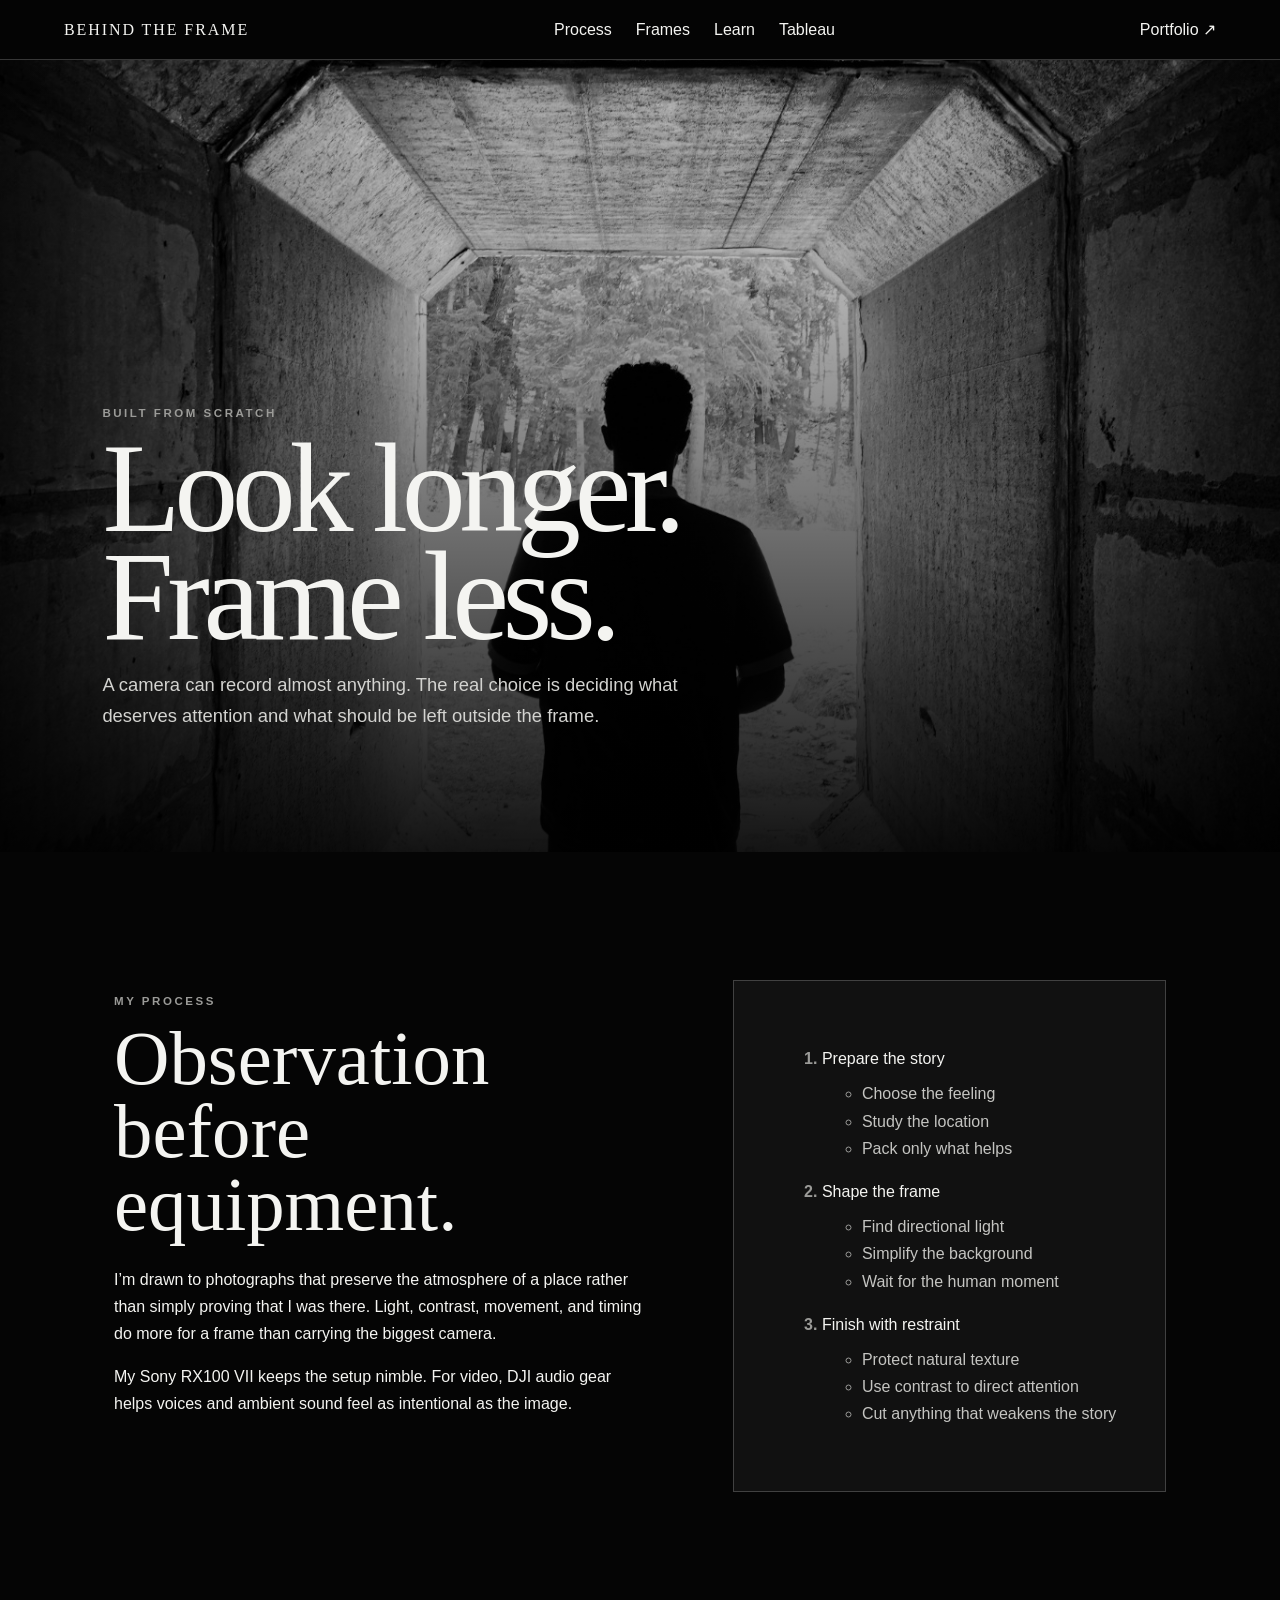
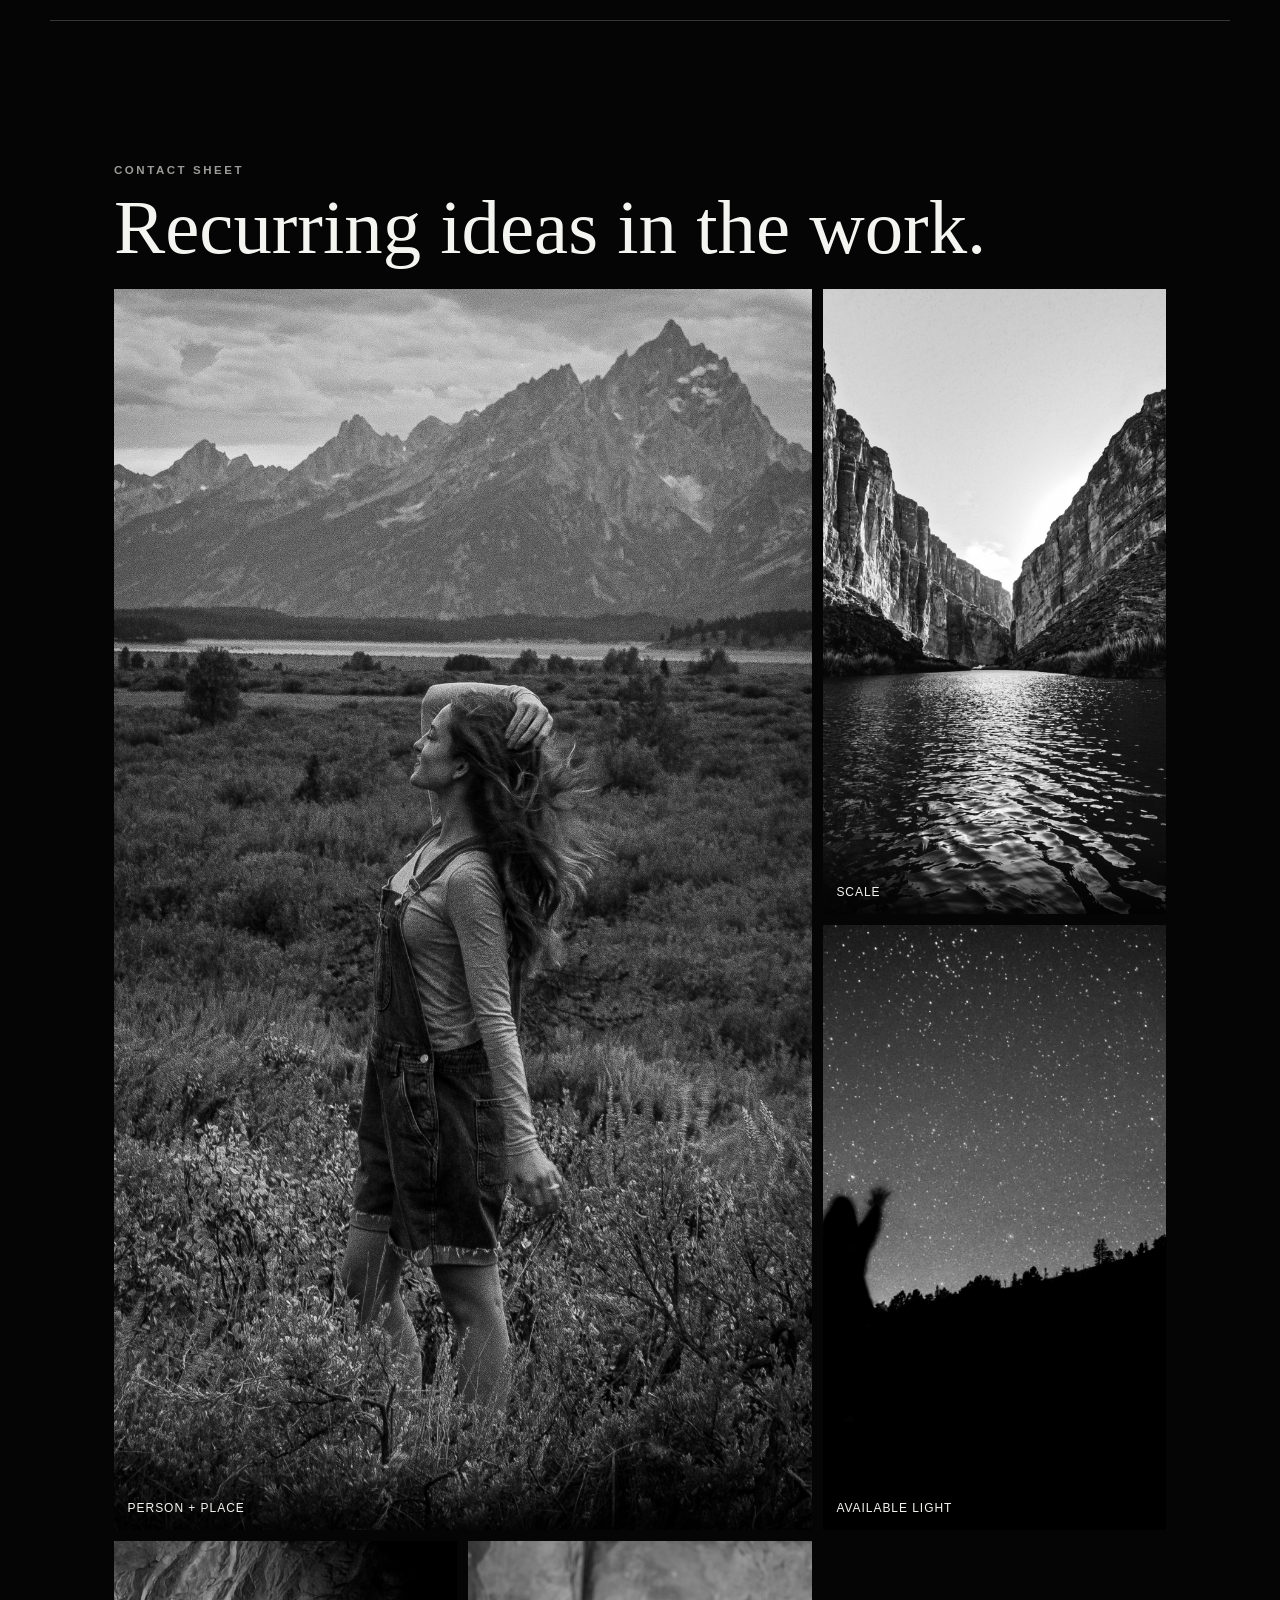
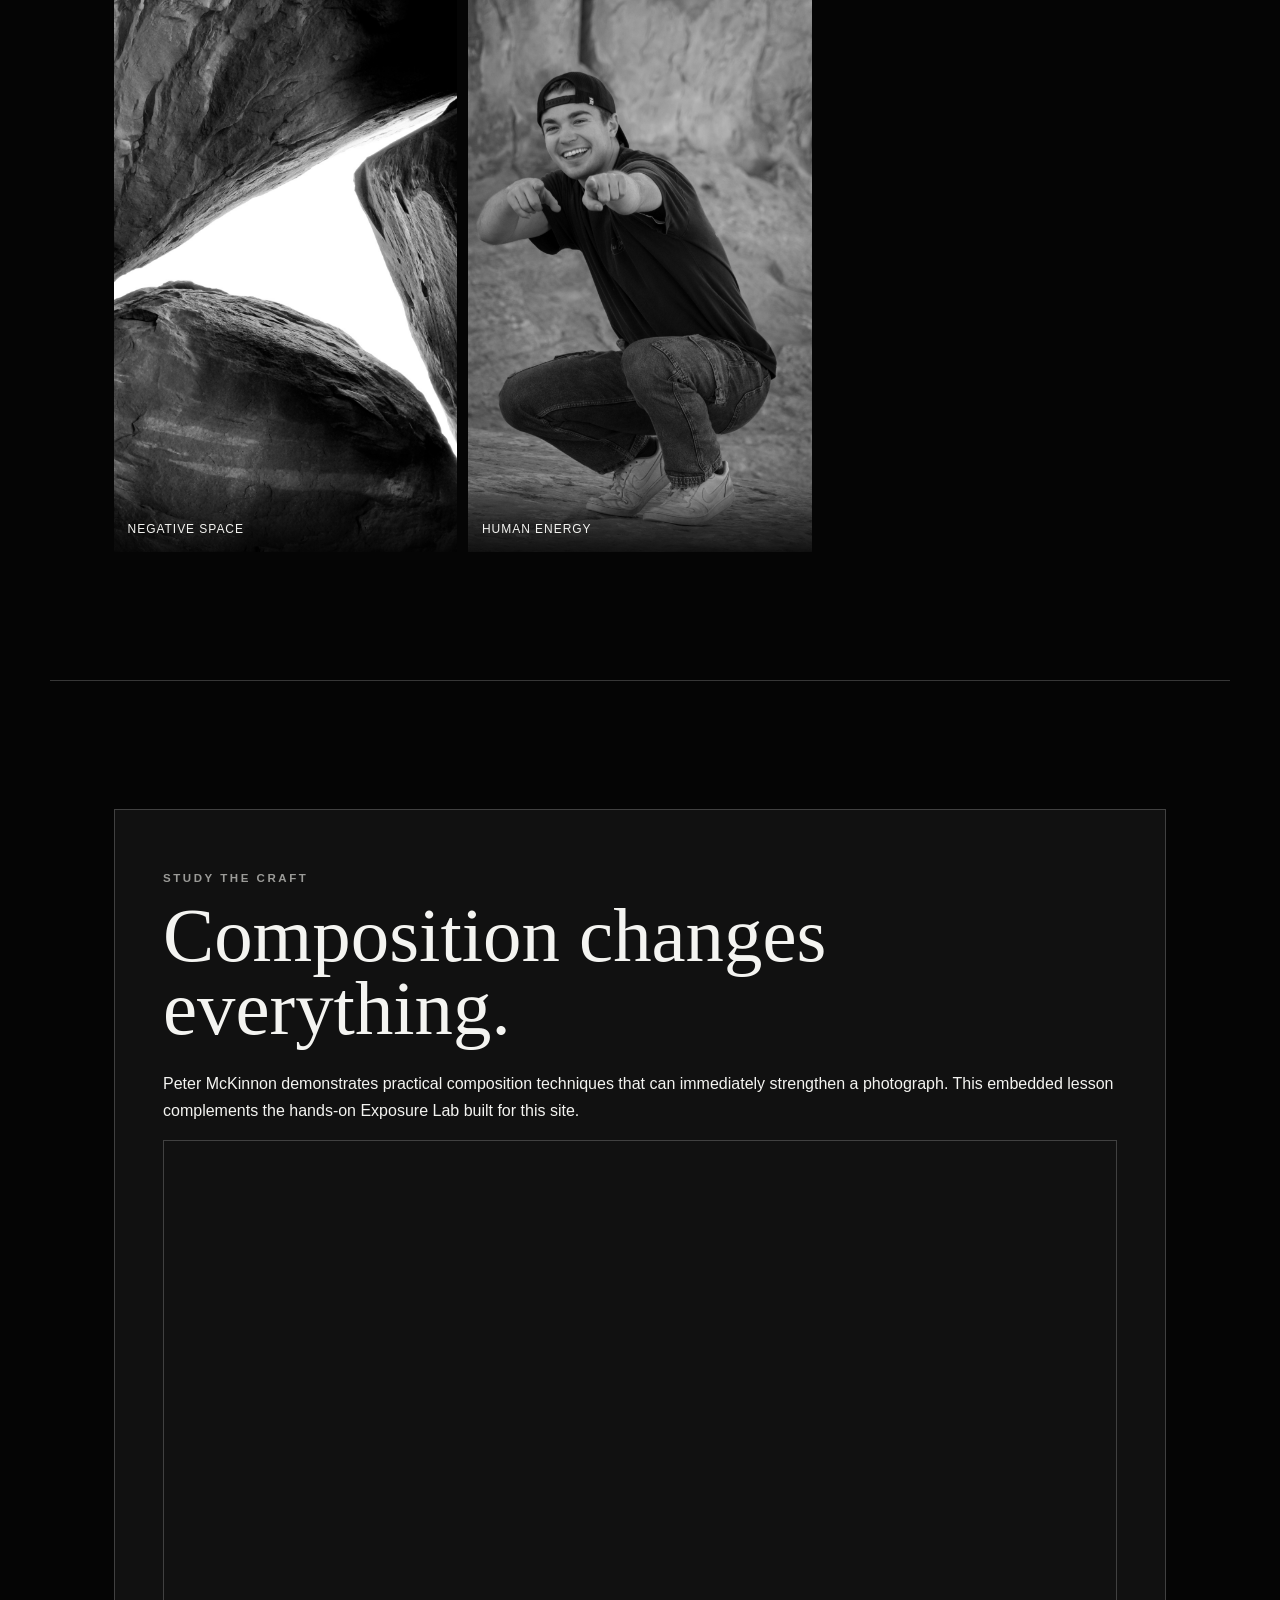
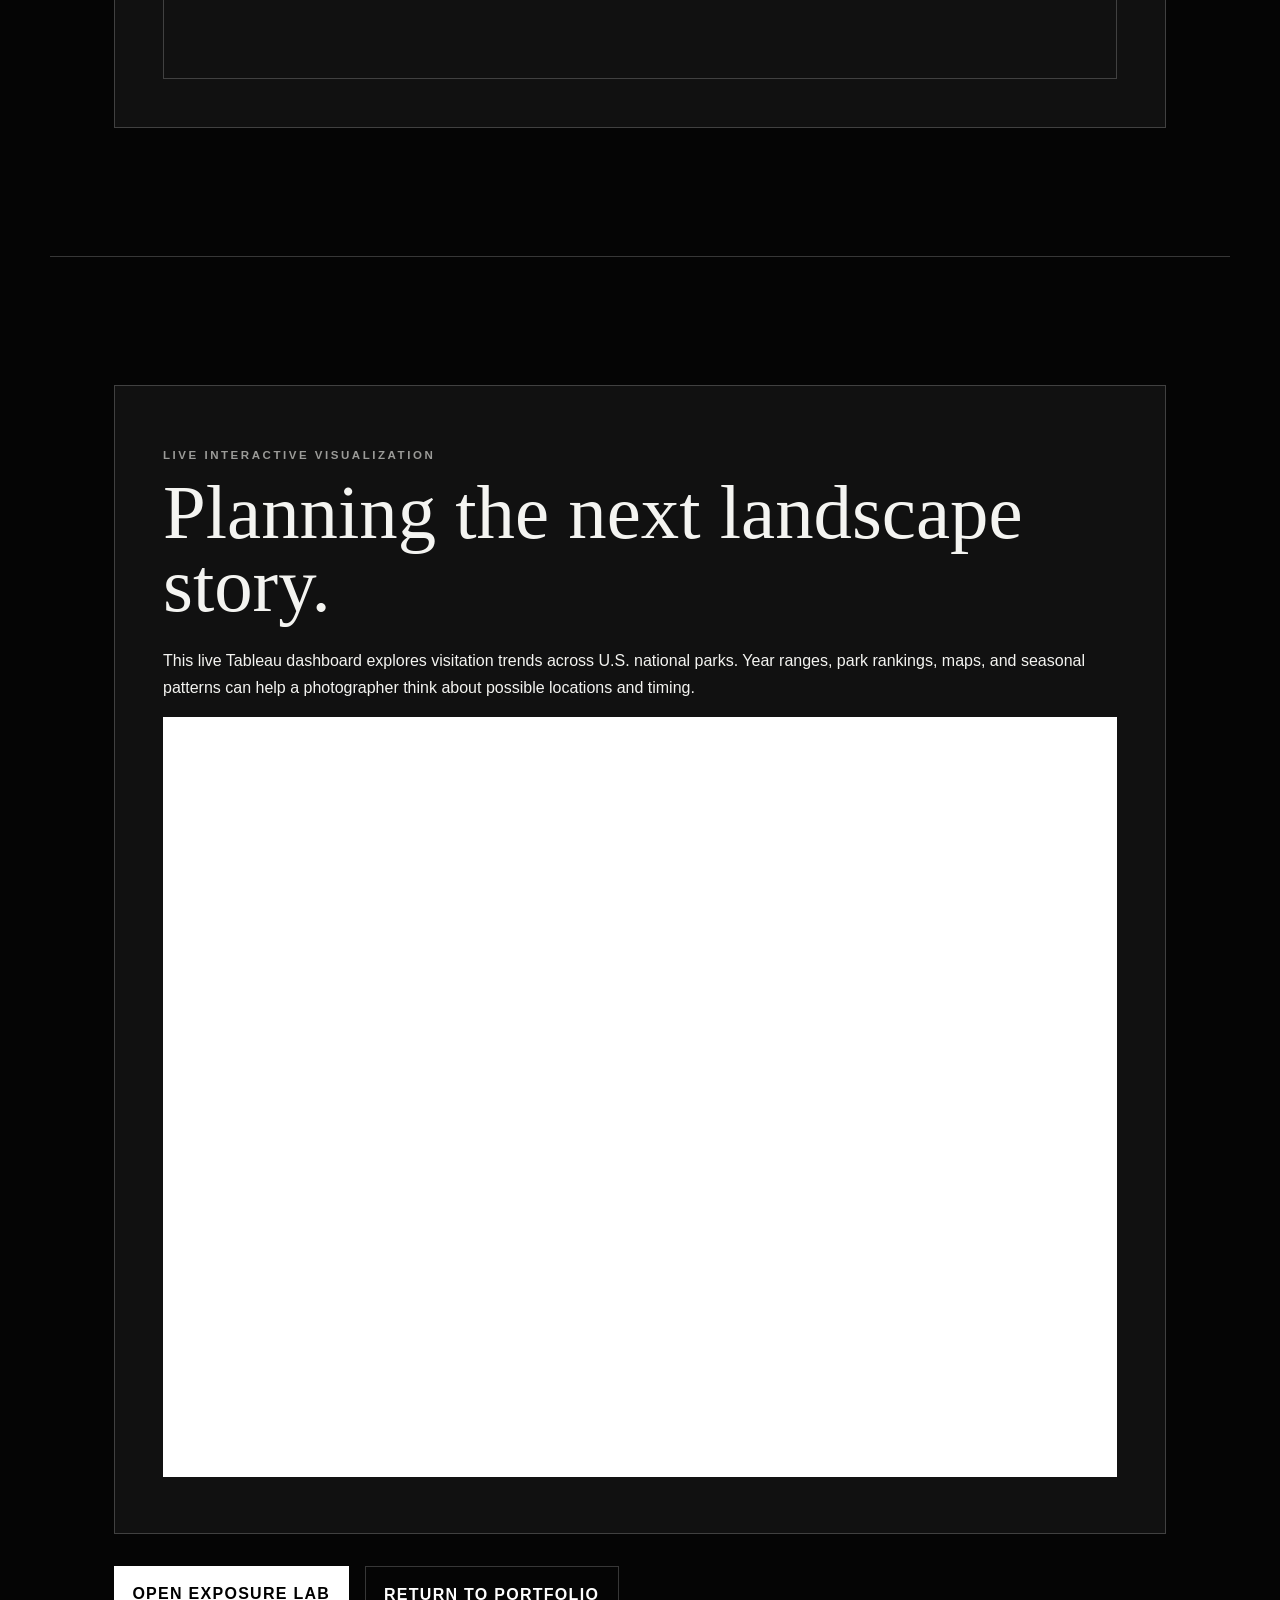
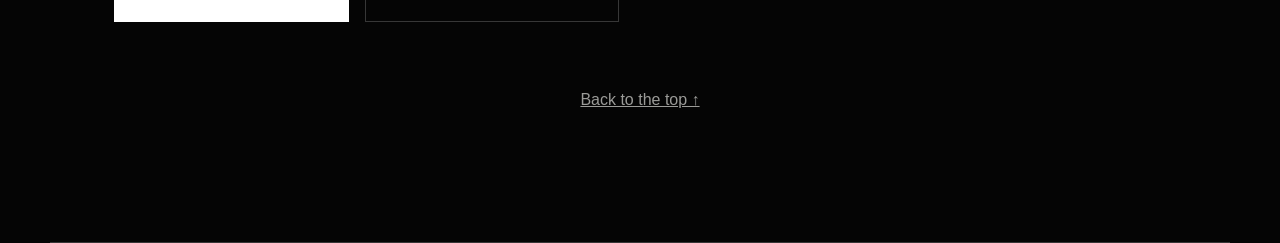
<file: scratch.html>
<!doctype html>
<html lang="en">
<head>
  <meta charset="utf-8">
  <meta name="viewport" content="width=device-width, initial-scale=1">
  <meta name="description" content="Ryan White's from-scratch photography process page.">
  <title>Behind the Frame | Ryan White</title>
  <link rel="stylesheet" href="scratch.css">
</head>
<body id="top">
  <a class="skip-link" href="#main-content">Skip to main content</a>
  <nav class="scratch-nav">
    <a class="brand" href="scratch.html">BEHIND THE FRAME</a>
    <div class="links"><a href="#process">Process</a><a href="#contact-sheet">Frames</a><a href="#learn">Learn</a><a href="#tableau">Tableau</a></div>
    <div><a href="index.html">Portfolio ↗</a></div>
  </nav>

  <header class="scratch-hero">
    <div>
      <p class="kicker">Built from scratch</p>
      <h1>Look longer.<br>Frame less.</h1>
      <p>A camera can record almost anything. The real choice is deciding what deserves attention and what should be left outside the frame.</p>
    </div>
  </header>

  <main id="main-content">
    <section id="process" class="content-block story-grid">
      <div>
        <p class="kicker">My process</p>
        <h2>Observation before equipment.</h2>
        <p>I’m drawn to photographs that preserve the atmosphere of a place rather than simply proving that I was there. Light, contrast, movement, and timing do more for a frame than carrying the biggest camera.</p>
        <p>My Sony RX100 VII keeps the setup nimble. For video, DJI audio gear helps voices and ambient sound feel as intentional as the image.</p>
      </div>
      <div class="process-card">
        <ol>
          <li>Prepare the story
            <ul><li>Choose the feeling</li><li>Study the location</li><li>Pack only what helps</li></ul>
          </li>
          <li>Shape the frame
            <ul><li>Find directional light</li><li>Simplify the background</li><li>Wait for the human moment</li></ul>
          </li>
          <li>Finish with restraint
            <ul><li>Protect natural texture</li><li>Use contrast to direct attention</li><li>Cut anything that weakens the story</li></ul>
          </li>
        </ol>
      </div>
    </section>

    <section id="contact-sheet" class="content-block">
      <p class="kicker">Contact sheet</p>
      <h2>Recurring ideas in the work.</h2>
      <div class="contact-sheet">
        <figure><img src="teton-portrait.jpg" alt="Portrait before the Grand Tetons" loading="lazy" decoding="async"><figcaption>Person + place</figcaption></figure>
        <figure><img src="canyon-river.jpg" alt="River between canyon walls" loading="lazy" decoding="async"><figcaption>Scale</figcaption></figure>
        <figure><img src="starfield.jpg" alt="Silhouette beneath stars" loading="lazy" decoding="async"><figcaption>Available light</figcaption></figure>
        <figure><img src="rock-abstract.jpg" alt="Abstract canyon opening" loading="lazy" decoding="async"><figcaption>Negative space</figcaption></figure>
        <figure><img src="desert-portrait.jpg" alt="Laughing desert portrait" loading="lazy" decoding="async"><figcaption>Human energy</figcaption></figure>
      </div>
    </section>

    <section id="learn" class="content-block">
      <div class="video-card">
        <p class="kicker">Study the craft</p>
        <h2>Composition changes everything.</h2>
        <p>Peter McKinnon demonstrates practical composition techniques that can immediately strengthen a photograph. This embedded lesson complements the hands-on Exposure Lab built for this site.</p>
        <div class="responsive-frame"><iframe src="https://www.youtube.com/embed/bpDRftkteFE" title="Photography composition tutorial" allow="accelerometer; autoplay; clipboard-write; encrypted-media; gyroscope; picture-in-picture; web-share" allowfullscreen></iframe></div>
      </div>
    </section>

    <section id="tableau" class="content-block">
      <div class="tableau-card">
        <p class="kicker">Live interactive visualization</p>
        <h2>Planning the next landscape story.</h2>
        <p>This live Tableau dashboard explores visitation trends across U.S. national parks. Year ranges, park rankings, maps, and seasonal patterns can help a photographer think about possible locations and timing.</p>
        <iframe class="tableau-frame" src="https://public.tableau.com/views/USNationalParksVisitationTrends/Dashboard?:embed=y&amp;:showVizHome=no&amp;:toolbar=yes" title="Interactive Tableau dashboard showing U.S. national park visitation trends" loading="lazy"></iframe>
      </div>
      <div class="cta-row"><a class="button-link" href="app.html">Open Exposure Lab</a><a class="button-link secondary" href="index.html">Return to Portfolio</a></div>
      <a class="back-top" href="#top">Back to the top ↑</a>
    </section>
  </main>
</body>
</html>
</file>
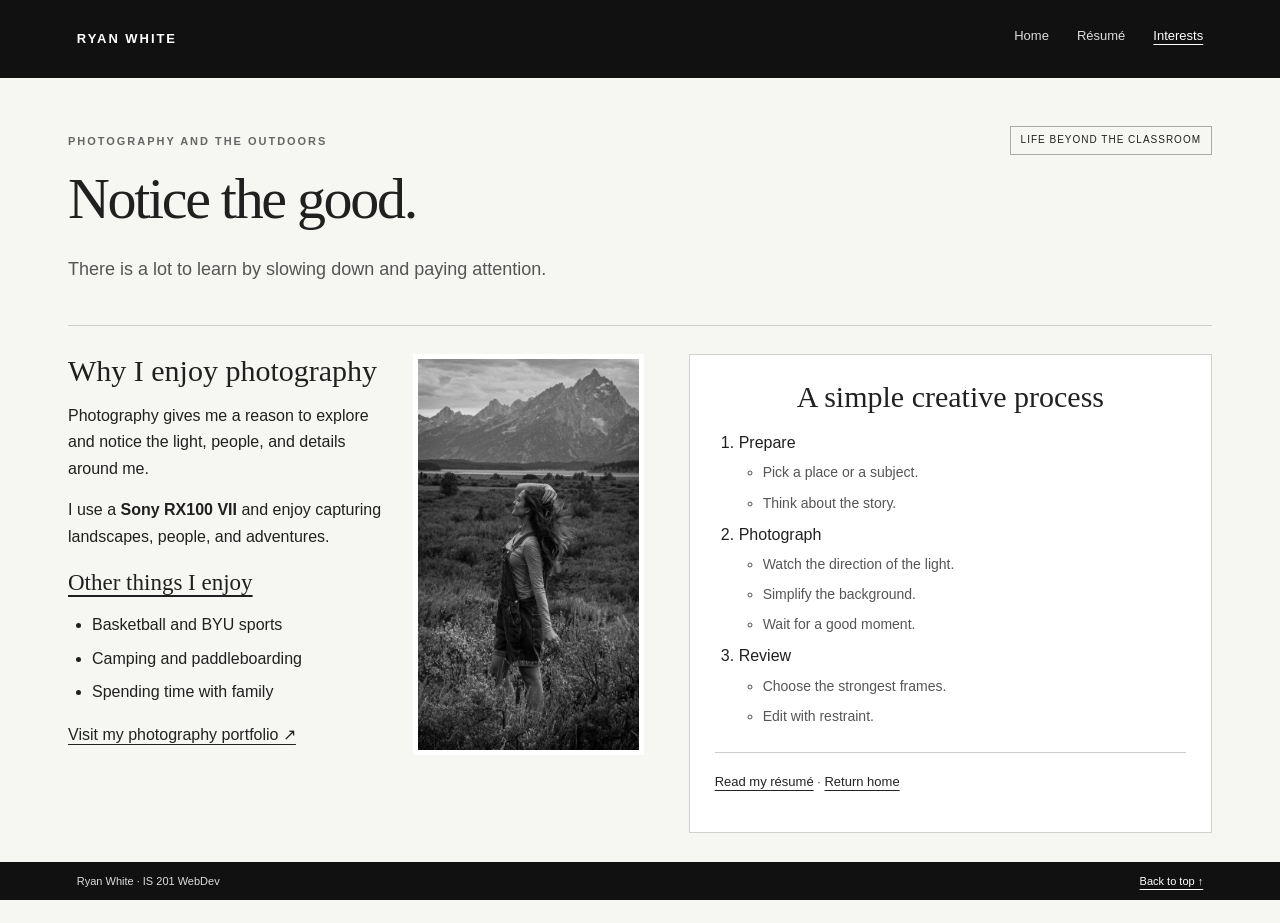
<file: walkthrough/pages/interests.html>
<!DOCTYPE html>
<html lang="en">
<head>
  <meta charset="utf-8">
  <meta name="viewport" content="width=device-width, initial-scale=1">
  <title>Interests | Ryan White Walkthrough</title>
  <link rel="stylesheet" href="../css/styles.css">
</head>
<body id="top">
  <header class="site-header"><a class="brand" href="../index.html">RYAN WHITE</a><nav aria-label="Main navigation"><ul><li><a href="../index.html">Home</a></li><li><a href="resume.html">Résumé</a></li><li><a href="interests.html" aria-current="page">Interests</a></li></ul></nav></header>
  <main>
    <section class="intro"><span class="page-tag">Life beyond the classroom</span><div class="eyebrow">Photography and the outdoors</div><h1>Notice the good.</h1><p class="lead">There is a lot to learn by slowing down and paying attention.</p></section>
    <div class="columns">
      <section class="story">
        <img class="story-photo" src="../../teton-portrait.jpg" alt="A person standing in front of the Grand Tetons" width="900" height="1200">
        <h2>Why I enjoy photography</h2>
        <p>Photography gives me a reason to explore and notice the light, people, and details around me.</p>
        <p>I use a <span style="font-weight: bold;">Sony RX100 VII</span> and enjoy capturing landscapes, people, and adventures.</p>
        <h3 class="underlined">Other things I enjoy</h3>
        <ul><li>Basketball and BYU sports</li><li>Camping and paddleboarding</li><li>Spending time with family</li></ul>
        <p><a href="../../index.html" target="_blank" rel="noopener" title="Open my photography portfolio">Visit my photography portfolio ↗</a></p>
      </section>
      <section class="panel">
        <h2 class="centered">A simple creative process</h2>
        <ol>
          <li>Prepare
            <ul><li>Pick a place or a subject.</li><li>Think about the story.</li></ul>
          </li>
          <li>Photograph
            <ul><li>Watch the direction of the light.</li><li>Simplify the background.</li><li>Wait for a good moment.</li></ul>
          </li>
          <li>Review
            <ul><li>Choose the strongest frames.</li><li>Edit with restraint.</li></ul>
          </li>
        </ol>
        <p class="note"><a href="resume.html">Read my résumé</a> · <a href="../index.html">Return home</a></p>
      </section>
    </div>
  </main>
  <footer class="site-footer"><span>Ryan White · IS 201 WebDev</span><a href="#top">Back to top ↑</a></footer>
</body>
</html>
</file>
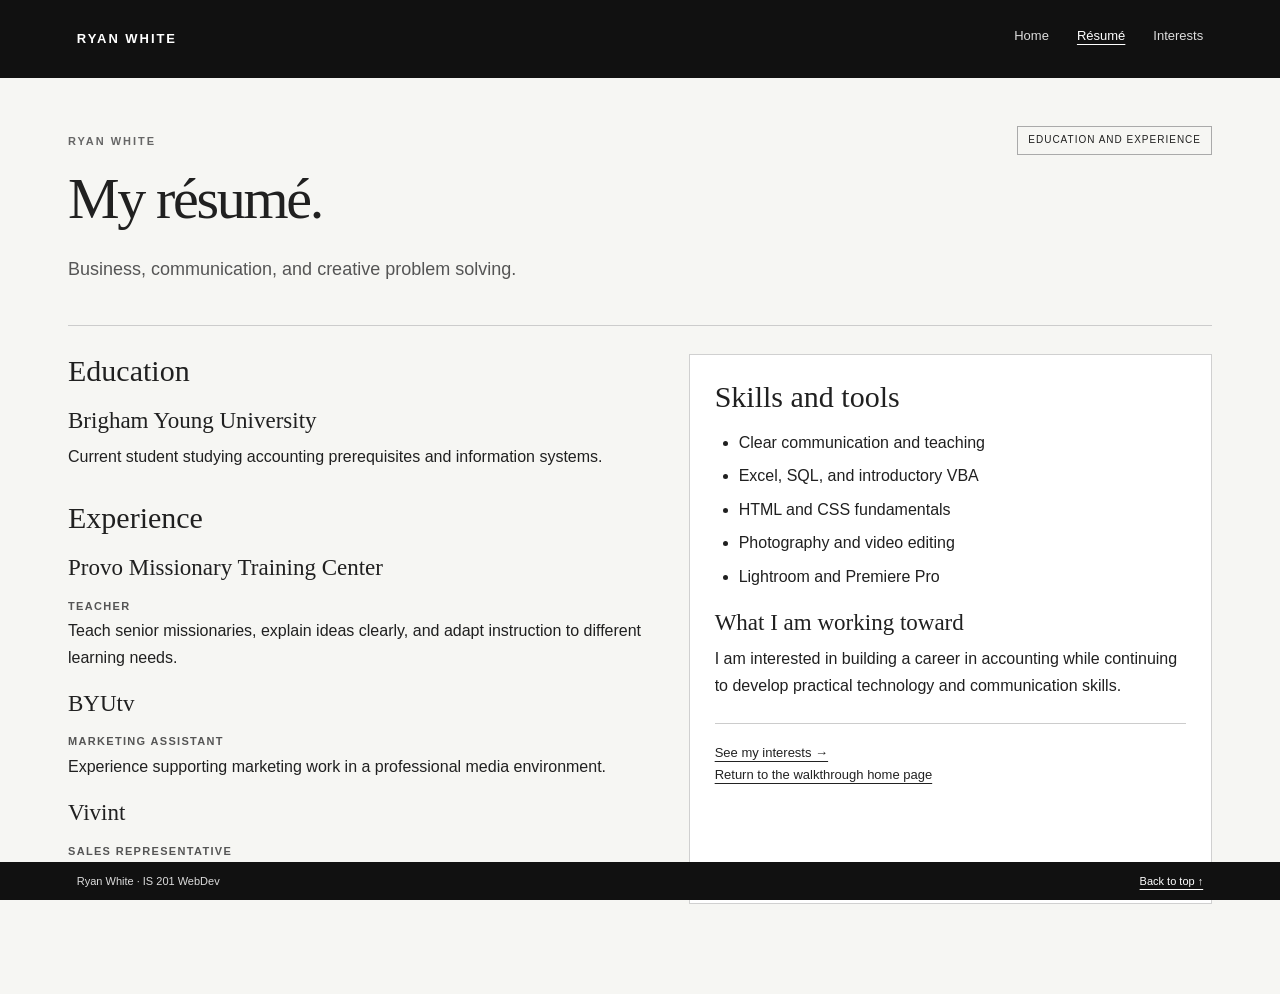
<file: walkthrough/pages/resume.html>
<!DOCTYPE html>
<html lang="en">
<head>
  <meta charset="utf-8">
  <meta name="viewport" content="width=device-width, initial-scale=1">
  <title>Résumé | Ryan White Walkthrough</title>
  <link rel="stylesheet" href="../css/styles.css">
</head>
<body id="top">
  <header class="site-header"><a class="brand" href="../index.html">RYAN WHITE</a><nav aria-label="Main navigation"><ul><li><a href="../index.html">Home</a></li><li><a href="resume.html" aria-current="page">Résumé</a></li><li><a href="interests.html">Interests</a></li></ul></nav></header>
  <main>
    <section class="intro"><span class="page-tag">Education and experience</span><div class="eyebrow">Ryan White</div><h1>My résumé.</h1><p class="lead">Business, communication, and creative problem solving.</p></section>
    <div class="columns">
      <section>
        <h2>Education</h2>
        <h3>Brigham Young University</h3>
        <p>Current student studying accounting prerequisites and information systems.</p>
        <h2 style="margin-top: 30px;">Experience</h2>
        <h3>Provo Missionary Training Center</h3>
        <p><span class="label">Teacher</span><br>Teach senior missionaries, explain ideas clearly, and adapt instruction to different learning needs.</p>
        <h3>BYUtv</h3>
        <p><span class="label">Marketing Assistant</span><br>Experience supporting marketing work in a professional media environment.</p>
        <h3>Vivint</h3>
        <p><span class="label">Sales Representative</span><br>Experience listening to customers and communicating ideas in a sales setting.</p>
      </section>
      <aside class="panel">
        <h2>Skills and tools</h2>
        <ul><li>Clear communication and teaching</li><li>Excel, SQL, and introductory VBA</li><li>HTML and CSS fundamentals</li><li>Photography and video editing</li><li>Lightroom and Premiere Pro</li></ul>
        <h3>What I am working toward</h3>
        <p>I am interested in building a career in accounting while continuing to develop practical technology and communication skills.</p>
        <p class="note"><a href="interests.html">See my interests →</a><br><a href="../index.html">Return to the walkthrough home page</a></p>
      </aside>
    </div>
  </main>
  <footer class="site-footer"><span>Ryan White · IS 201 WebDev</span><a href="#top">Back to top ↑</a></footer>
</body>
</html>
</file>
<file: styles.css>
:root {
  --black: #050505;
  --charcoal: #121212;
  --graphite: #222;
  --white: #f7f7f5;
  --gray: #a5a5a2;
  --line: rgba(255, 255, 255, .18);
}

* { box-sizing: border-box; }
html { scroll-behavior: smooth; }

::selection { color: var(--black); background: var(--white); }

body {
  margin: 0;
  color: var(--white);
  background: var(--black);
  font-family: "Inter", Arial, sans-serif;
  line-height: 1.6;
}

a { color: inherit; }
img { max-width: 100%; }
section[id] { scroll-margin-top: 5rem; }

.skip-link {
  position: fixed;
  z-index: 100;
  top: .75rem;
  left: .75rem;
  padding: .65rem .85rem;
  color: black;
  background: white;
  transform: translateY(-180%);
}

.skip-link:focus { transform: translateY(0); }
a:focus-visible,
button:focus-visible {
  outline: 2px solid white;
  outline-offset: 4px;
}

.site-nav {
  position: fixed;
  inset: 0 0 auto;
  z-index: 30;
  border-bottom: 1px solid var(--line);
  background: rgba(5, 5, 5, .82);
  backdrop-filter: blur(16px);
  -webkit-backdrop-filter: blur(16px);
}

.navbar-brand {
  font-family: "Bodoni Moda", Georgia, serif;
  font-size: 1.35rem;
  letter-spacing: .08em;
}

.nav-link {
  color: rgba(255,255,255,.7) !important;
  font-size: .78rem;
  font-weight: 700;
  letter-spacing: .12em;
  text-transform: uppercase;
}

.nav-link:hover,
.nav-link.active { color: white !important; }
.navbar-toggler { border-color: rgba(255,255,255,.35); border-radius: 0; }

.hero {
  position: relative;
  min-height: 100svh;
  display: grid;
  align-items: end;
  overflow: hidden;
  background: url("starfield.jpg") center/cover no-repeat;
}

.hero::before {
  content: "";
  position: absolute;
  inset: 0;
  background: linear-gradient(180deg, rgba(0,0,0,.1) 15%, rgba(0,0,0,.12) 48%, #050505 100%);
}

.hero-copy {
  position: relative;
  z-index: 1;
  padding-top: 9rem;
  padding-bottom: clamp(3rem, 7vw, 6rem);
}

.hero h1,
.display-editorial,
.resume-title {
  font-family: "Bodoni Moda", Georgia, serif;
  font-weight: 500;
}

.hero h1 {
  max-width: 1080px;
  margin: 0;
  font-size: clamp(4.2rem, 12vw, 10.5rem);
  line-height: .77;
  letter-spacing: -.055em;
}

.hero-intro {
  max-width: 620px;
  margin: 2rem 0 0 auto;
  color: rgba(255,255,255,.78);
  font-size: clamp(1.05rem, 2vw, 1.35rem);
}

.eyebrow {
  margin-bottom: 1rem;
  color: var(--gray);
  font-size: .72rem;
  font-weight: 800;
  letter-spacing: .22em;
  text-transform: uppercase;
}

.section-pad { padding: clamp(5rem, 10vw, 9rem) 0; }
.section-line { border-top: 1px solid var(--line); }
.text-soft { color: var(--gray); }

.display-editorial {
  font-size: clamp(3rem, 7vw, 6.7rem);
  line-height: .92;
  letter-spacing: -.04em;
}

.btn-white,
.btn-outline-white {
  padding: .85rem 1.25rem;
  border-radius: 0;
  font-size: .78rem;
  font-weight: 800;
  letter-spacing: .11em;
  text-transform: uppercase;
}

.btn-white { color: black; background: white; border-color: white; }
.btn-white:hover { color: white; background: transparent; }
.btn-outline-white { color: white; border: 1px solid rgba(255,255,255,.5); }
.btn-outline-white:hover { color: black; background: white; border-color: white; }

.portfolio-grid {
  display: grid;
  grid-template-columns: repeat(12, 1fr);
  gap: clamp(.8rem, 1.5vw, 1.4rem);
}

.portfolio-item {
  position: relative;
  min-height: 340px;
  margin: 0;
  overflow: hidden;
  background: var(--charcoal);
}

.portfolio-item img {
  width: 100%;
  height: 100%;
  display: block;
  object-fit: cover;
  filter: grayscale(1);
  transition: transform .6s cubic-bezier(.2,.7,.2,1), filter .5s ease;
}

.portfolio-item:hover img,
.portfolio-item:focus-within img { transform: scale(1.025); filter: grayscale(.15); }

.portfolio-item figcaption {
  position: absolute;
  inset: auto 0 0;
  padding: 3rem 1.25rem 1.15rem;
  background: linear-gradient(transparent, rgba(0,0,0,.82));
  font-size: .8rem;
  letter-spacing: .08em;
  text-transform: uppercase;
}

.portfolio-item.wide { grid-column: span 7; aspect-ratio: 16 / 10; }
.portfolio-item.narrow { grid-column: span 5; aspect-ratio: 4 / 5; }
.portfolio-item.half { grid-column: span 6; aspect-ratio: 4 / 3; }
.portfolio-item img.top { object-position: center 25%; }
.portfolio-item img.low { object-position: center 70%; }

.film-shell {
  padding: clamp(1rem, 2vw, 1.5rem);
  border: 1px solid var(--line);
  background: #0c0c0c;
}

.film-shell video {
  width: 100%;
  display: block;
  aspect-ratio: 16 / 9;
  object-fit: cover;
  background: black;
}

.manifesto-number {
  font-family: "Bodoni Moda", Georgia, serif;
  color: #4b4b4b;
  font-size: 3.5rem;
  line-height: 1;
}

.manifesto-item { padding-top: 1.5rem; border-top: 1px solid var(--line); }

.contact-strip {
  padding: 4rem 0;
  color: black;
  background: white;
}

.contact-strip .eyebrow { color: #555; }

.resume-shell {
  max-width: 1080px;
  margin: 9rem auto 5rem;
  padding: clamp(1.5rem, 5vw, 4.5rem);
  border: 1px solid var(--line);
  background: #0d0d0d;
}

.resume-title {
  margin: 0;
  font-size: clamp(4rem, 10vw, 8rem);
  line-height: .8;
  letter-spacing: -.05em;
}

.resume-section { padding-top: 2rem; border-top: 1px solid var(--line); }
.resume-item + .resume-item { margin-top: 2rem; }
.skill-pill { display: inline-block; margin: .25rem; padding: .5rem .75rem; border: 1px solid #555; }

footer { color: #8a8a8a; background: #050505; border-top: 1px solid var(--line); }
footer a:hover { color: white; }

@media (max-width: 767px) {
  .site-nav .navbar-collapse { padding: .75rem 0 .45rem; }
  .site-nav .nav-link { padding: .65rem 0; }
  .hero h1 { font-size: clamp(4rem, 23vw, 7rem); }
  .hero-intro { margin-left: 0; }
  .portfolio-item.wide,
  .portfolio-item.narrow,
  .portfolio-item.half { grid-column: 1 / -1; aspect-ratio: auto; min-height: 460px; }
}

@media (prefers-reduced-motion: reduce) {
  html { scroll-behavior: auto; }
  *, *::before, *::after { transition: none !important; }
}
</file>
<file: walkthrough/css/styles.css>
/* Shared external stylesheet for all three walkthrough pages. */
* { box-sizing: border-box; }
html { scroll-behavior: smooth; scroll-padding-top: 100px; }
body { margin: 0; background: #f6f6f3; color: #202020; font: 16px/1.65 Arial, Helvetica, sans-serif; }
a { color: #222; text-decoration: underline; text-underline-offset: 4px; }
a:visited { color: #666; }
a:hover { color: #000; text-decoration-thickness: 2px; }
a:focus-visible { outline: 2px solid #555; outline-offset: 5px; }
/* A fixed header stays visible; z-index keeps it above page content. */
.site-header { position: fixed; top: 0; left: 0; right: 0; z-index: 20; min-height: 78px; background: #111; color: #fff; padding: 16px 6%; display: flex; align-items: center; justify-content: space-between; gap: 20px; }
.site-header .brand { color: #fff; font-weight: bold; letter-spacing: .15em; font-size: 13px; text-decoration: none; }
.site-header ul { display: flex; gap: 28px; list-style: none; padding: 0; margin: 0; }
.site-header a { color: #ddd; font-size: 13px; text-decoration: none; }
.site-header a:visited { color: #ddd; }
.site-header a:hover, .site-header a[aria-current="page"] { color: #fff; text-decoration: underline; }
main { max-width: 1200px; margin: 116px auto 90px; padding: 0 28px; }
.eyebrow { text-transform: uppercase; letter-spacing: .18em; font-size: 11px; font-weight: bold; color: #666; }
h1, h2, h3 { font-family: Georgia, 'Times New Roman', serif; font-weight: normal; line-height: 1.15; }
h1 { font-size: 58px; margin: 16px 0 22px; letter-spacing: -.04em; }
h2 { font-size: 30px; margin: 0 0 15px; }
h3 { font-size: 23px; margin: 20px 0 10px; }
p { margin: 0 0 15px; }
/* Relative parent and absolute child demonstrate deliberate positioning. */
.intro { position: relative; border-bottom: 1px solid #ccc; padding: 16px 0 25px; margin-bottom: 28px; }
.page-tag { position: absolute; top: 10px; right: 0; border: 1px solid #aaa; padding: 5px 10px; font-size: 10px; letter-spacing: .1em; text-transform: uppercase; }
.lead { max-width: 650px; font-size: 18px; color: #555; }
.columns { display: grid; grid-template-columns: 1.1fr 1fr; gap: 45px; }
.panel { border: 1px solid #d0d0d0; padding: 25px; background: #fff; }
/* The photo floats so text flows around it. Clearfix contains the float. */
.story-photo { float: right; width: 40%; height: auto; margin: 0 0 15px 25px; border: 5px solid #fff; }
.story::after { content: ''; display: block; clear: both; }
.label { font-weight: bold; text-transform: uppercase; font-size: 11px; letter-spacing: .12em; color: #555; }
.centered { text-align: center; }
.underlined { text-decoration: underline; text-underline-offset: 5px; }
ul, ol { padding-left: 24px; }
li { margin-bottom: 7px; }
li ul { margin-top: 5px; font-size: 14px; color: #555; }
.note { border-top: 1px solid #ccc; margin-top: 24px; padding-top: 18px; font-size: 13px; color: #555; }
/* Fixed footer uses a small footprint and main has room for it. */
.site-footer { position: fixed; bottom: 0; left: 0; right: 0; z-index: 10; padding: 10px 6%; background: #111; color: #ddd; font-size: 11px; display: flex; justify-content: space-between; gap: 15px; }
.site-footer a, .site-footer a:visited { color: white; }
@media (max-width: 700px) { .site-header { padding: 12px 5%; flex-wrap: wrap; gap: 9px; } .site-header ul { gap: 20px; } main { margin-top: 130px; padding: 0 6%; } .columns { grid-template-columns: 1fr; gap: 25px; } h1 { font-size: 44px; } .page-tag { position: static; display: inline-block; margin-bottom: 12px; } .story-photo { width: 43%; margin-left: 15px; } .site-footer { font-size: 10px; } }
@media (prefers-reduced-motion: reduce) { html { scroll-behavior: auto; } }
</file>
<file: scratch.css>
:root {
  --black: #050505;
  --white: #f4f4f1;
  --gray: #9b9b98;
  --line: rgba(255,255,255,.2);
  --panel: #111;
}

* { box-sizing: border-box; }
html { scroll-behavior: smooth; }

::selection { color: var(--black); background: var(--white); }

body {
  margin: 0;
  color: var(--white);
  background: var(--black);
  font-family: "Helvetica Neue", Helvetica, Arial, sans-serif;
  line-height: 1.7;
}

a { color: inherit; }
section[id] { scroll-margin-top: 5rem; }
a:focus-visible { outline: 2px solid white; outline-offset: 4px; }

.skip-link {
  position: fixed;
  z-index: 100;
  top: .75rem;
  left: .75rem;
  padding: .65rem .85rem;
  color: black;
  background: white;
  transform: translateY(-180%);
}

.skip-link:focus { transform: translateY(0); }

.scratch-nav {
  position: sticky;
  top: 0;
  z-index: 20;
  display: grid;
  grid-template-columns: auto 1fr auto;
  align-items: center;
  gap: 2rem;
  padding: 1rem clamp(1rem, 5vw, 4rem);
  border-bottom: 1px solid var(--line);
  background: rgba(5,5,5,.9);
  backdrop-filter: blur(14px);
  -webkit-backdrop-filter: blur(14px);
}

.scratch-nav a { text-decoration: none; }
.scratch-nav .links { display: flex; justify-content: center; gap: 1.5rem; }
.scratch-nav .brand { font-family: Georgia, serif; letter-spacing: .12em; }
.scratch-nav a:hover { color: var(--gray); }

.scratch-hero {
  min-height: 88svh;
  display: flex;
  align-items: end;
  padding: clamp(3rem, 8vw, 7rem);
  background:
    linear-gradient(180deg, rgba(0,0,0,.05), rgba(0,0,0,.92)),
    url("tunnel-silhouette.jpg") center 52%/cover no-repeat;
}

.scratch-hero h1 {
  max-width: 1000px;
  margin: 0;
  font-family: Georgia, serif;
  font-size: clamp(3.8rem, 10vw, 9rem);
  font-weight: 400;
  line-height: .84;
  letter-spacing: -.05em;
}

.scratch-hero p:last-child { max-width: 640px; color: #d3d3d0; font-size: 1.15rem; }

.kicker {
  color: var(--gray);
  font-size: .72rem;
  font-weight: 800;
  letter-spacing: .22em;
  text-transform: uppercase;
}

.content-block {
  max-width: 1180px;
  margin: 0 auto;
  padding: clamp(5rem, 10vw, 9rem) clamp(1.25rem, 5vw, 4rem);
  border-bottom: 1px solid var(--line);
}

.content-block h2 {
  margin: .25rem 0 1.5rem;
  font-family: Georgia, serif;
  font-size: clamp(2.7rem, 6vw, 5.2rem);
  font-weight: 400;
  line-height: .95;
}

.story-grid {
  display: grid;
  grid-template-columns: 1.1fr .9fr;
  gap: clamp(2rem, 7vw, 6rem);
}

.process-card,
.video-card,
.tableau-card {
  padding: clamp(1.5rem, 4vw, 3rem);
  border: 1px solid var(--line);
  background: var(--panel);
}

.process-card li::marker { color: var(--gray); font-weight: 800; }
.process-card ul { margin: .5rem 0 1rem; color: #c4c4c1; }

.contact-sheet {
  display: grid;
  grid-template-columns: repeat(3, 1fr);
  gap: .7rem;
}

.contact-sheet figure {
  position: relative;
  min-height: 280px;
  margin: 0;
  overflow: hidden;
  background: #151515;
}

.contact-sheet figure:first-child { grid-column: span 2; grid-row: span 2; min-height: 570px; }
.contact-sheet img { width: 100%; height: 100%; display: block; object-fit: cover; filter: grayscale(1); }
.contact-sheet figcaption { position: absolute; inset: auto 0 0; padding: 2.5rem .85rem .75rem; background: linear-gradient(transparent, rgba(0,0,0,.82)); font-size: .75rem; letter-spacing: .08em; text-transform: uppercase; }

.responsive-frame {
  position: relative;
  overflow: hidden;
  width: 100%;
  padding-top: 56.25%;
  border: 1px solid var(--line);
}

.responsive-frame iframe { position: absolute; inset: 0; width: 100%; height: 100%; border: 0; }
.tableau-frame { width: 100%; min-height: 760px; border: 0; background: white; }

.cta-row { display: flex; flex-wrap: wrap; gap: 1rem; margin-top: 2rem; }
.button-link { display: inline-block; padding: .85rem 1.15rem; color: black; background: white; font-weight: 800; letter-spacing: .08em; text-decoration: none; text-transform: uppercase; }
.button-link.secondary { color: white; background: transparent; border: 1px solid var(--line); }
.back-top { display: block; margin: 4rem auto 0; color: var(--gray); text-align: center; }

@media (max-width: 800px) {
  .scratch-nav { grid-template-columns: 1fr auto; }
  .scratch-nav .links { grid-column: 1 / -1; grid-row: 2; justify-content: flex-start; overflow-x: auto; }
  .story-grid { grid-template-columns: 1fr; }
  .contact-sheet { grid-template-columns: 1fr; }
  .contact-sheet figure:first-child { grid-column: auto; grid-row: auto; }
  .contact-sheet figure { min-height: 430px; }
  .tableau-frame { min-height: 600px; }
}

@media (max-width: 520px) {
  .scratch-nav { gap: .75rem; }
  .scratch-nav .brand { font-size: .78rem; }
  .scratch-nav .links { gap: 1rem; padding-bottom: .15rem; font-size: .85rem; scrollbar-width: thin; }
  .scratch-hero { min-height: 75svh; padding: 5rem 1.25rem 3rem; }
  .content-block { padding-left: 1.25rem; padding-right: 1.25rem; }
  .process-card, .video-card, .tableau-card { padding: 1.25rem; }
  .contact-sheet figure { min-height: 360px; }
  .tableau-frame { min-height: 520px; }
}

@media (prefers-reduced-motion: reduce) {
  html { scroll-behavior: auto; }
}
</file>
